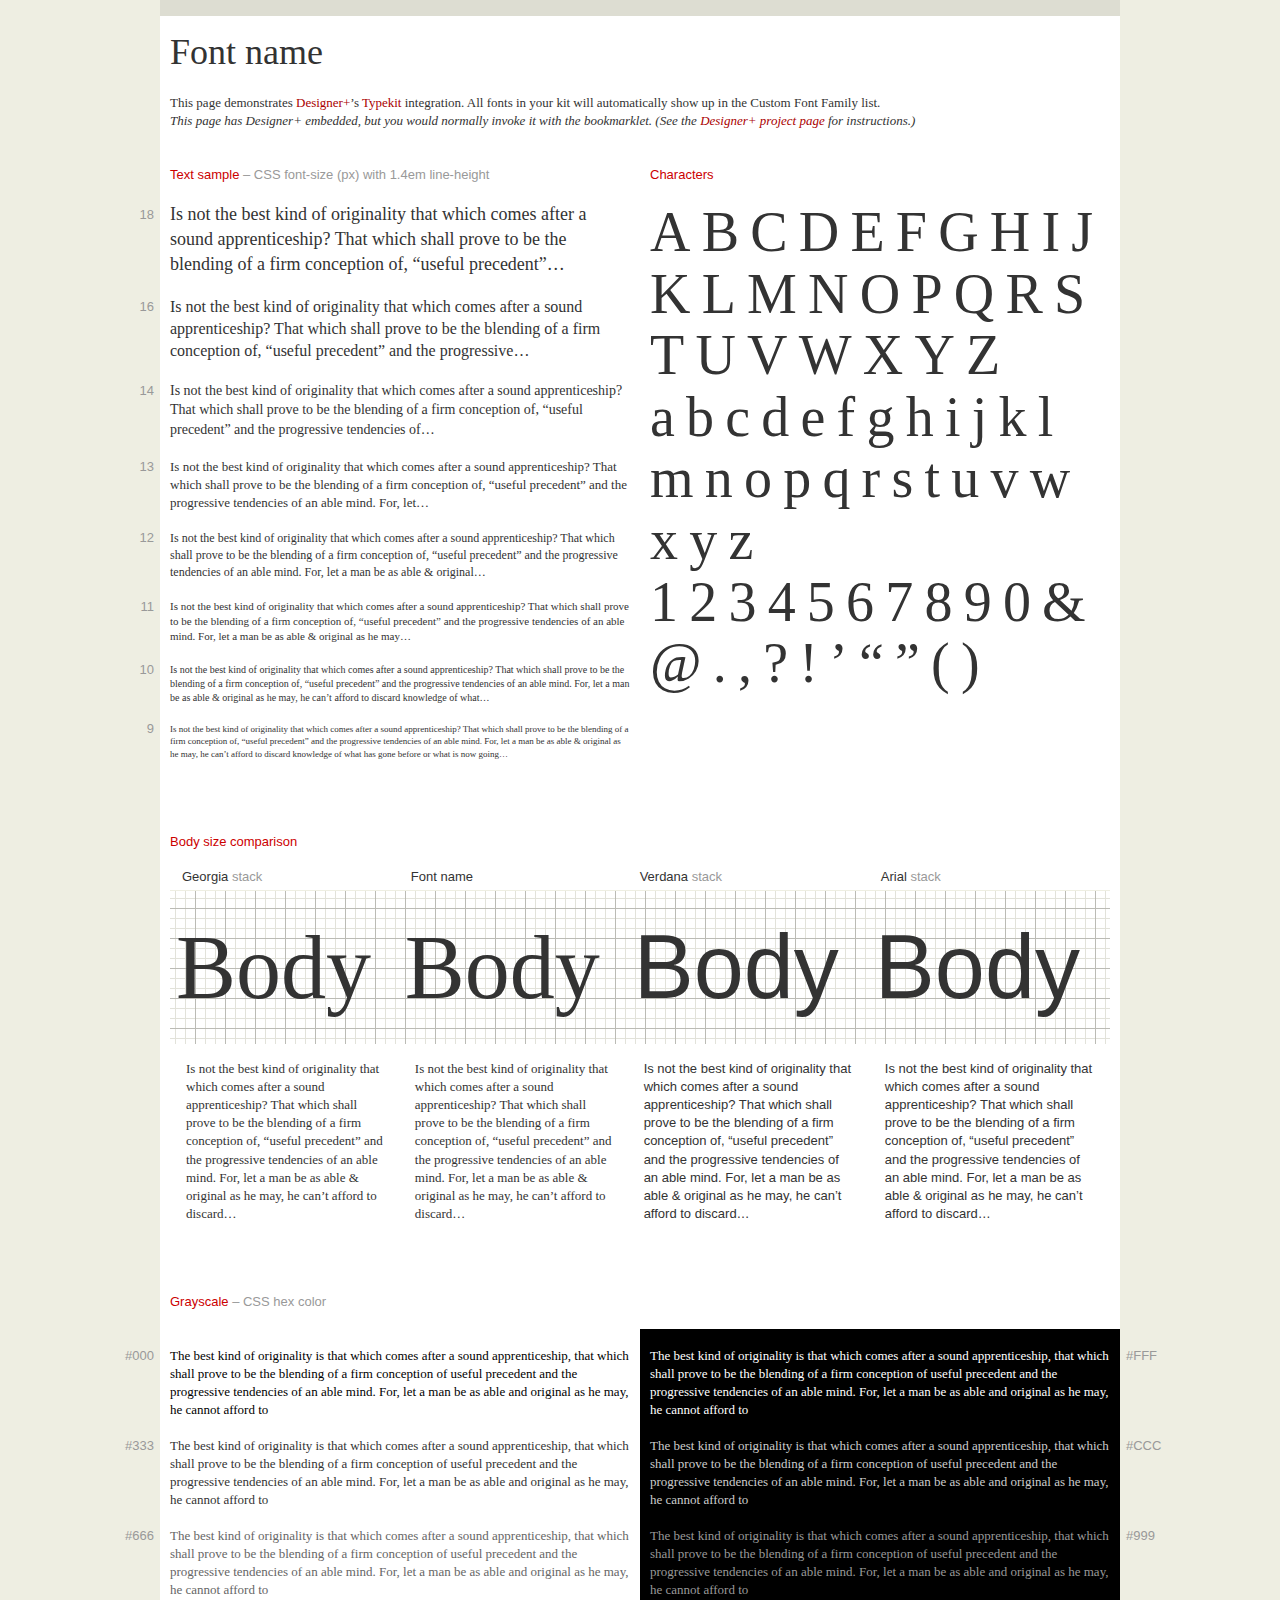
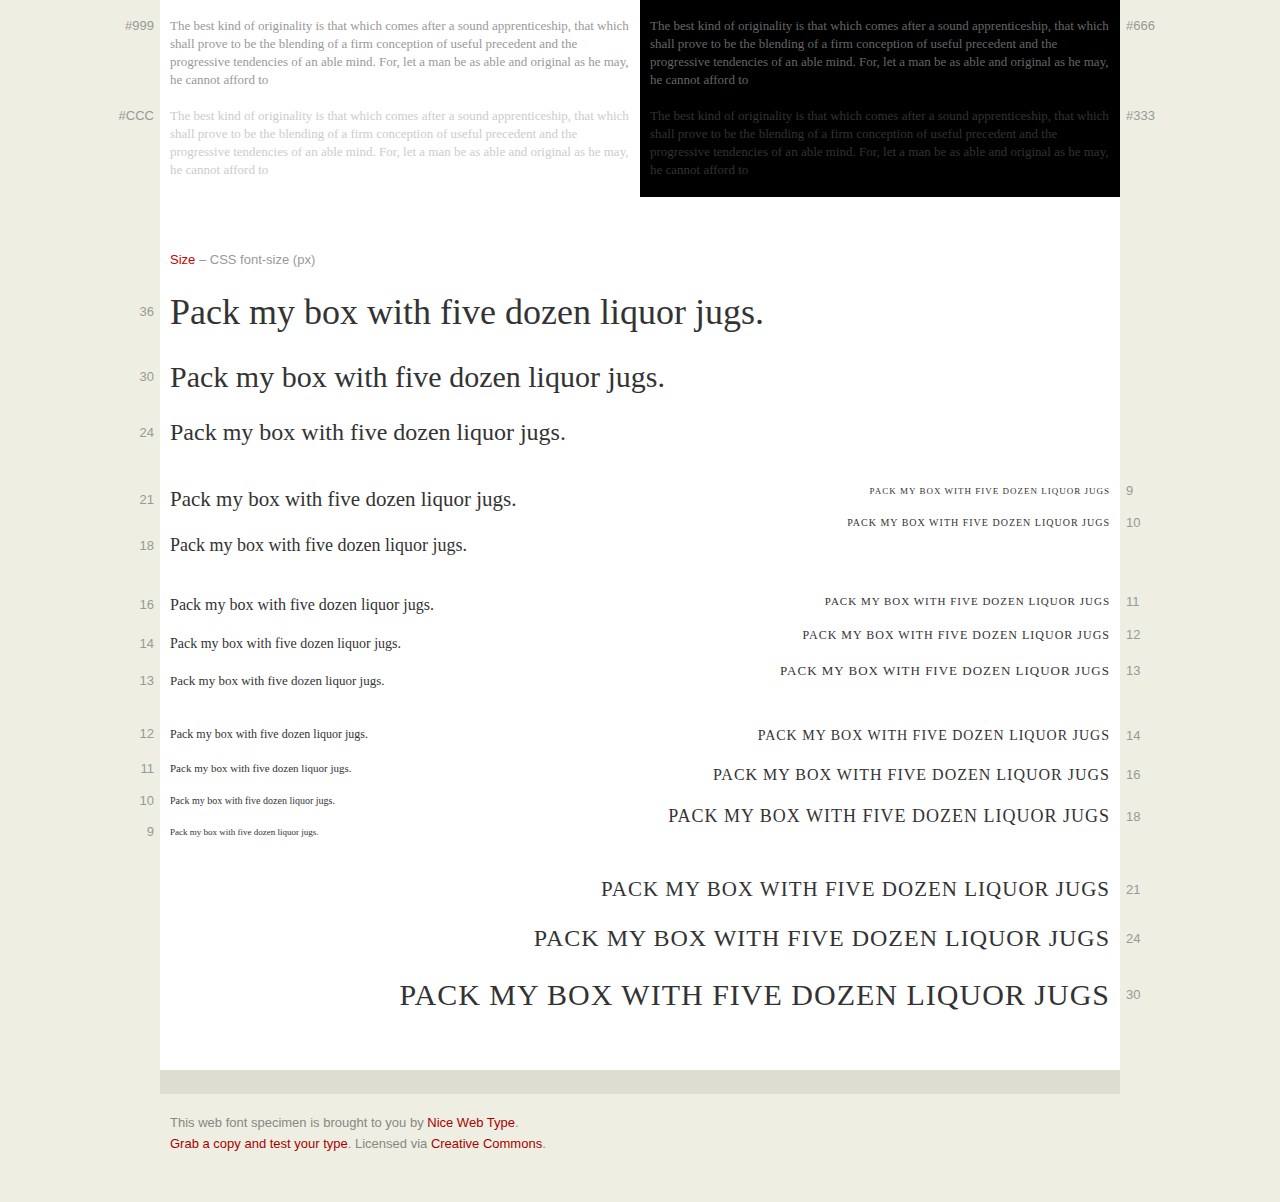
<file: index.html>
<!DOCTYPE html>
<html lang="en" xml:lang="en" xmlns="http://www.w3.org/1999/xhtml">
<head>
<meta content="text/html; charset=utf-8" http-equiv="content-type"/>
<meta content="en-us" http-equiv="Content-Language"/>
<title>Font name - Designer+ Typekit Demo (Web Font Specimen)</title>
<link rel="stylesheet" type="text/css" media="screen" href="css/reset.css" />
<link rel="stylesheet" type="text/css" media="screen" href="css/960.css" />
<link rel="stylesheet" type="text/css" media="screen" href="css/wfs.css" />

<script src="http://use.typekit.com/vsg7cjt.js"></script>
<script>try{Typekit.load();}catch(e){}</script>

<!-- including jquery makes color picker not work -->
<!-- if google CDN fails, use local copy -->

</head>

<body id="waves-web-font-specimen">
		
<div id="header" class="container_16 clearfix">

<!-- NAME OF TYPEFACE -->
<div class="grid_16">
	<h1>Font name</h1>
</div>

<p class="grid_16" id="waves-intro">This page demonstrates <a href="http://somadesign.ca/projects/fontfriend/">Designer+</a>’s <a href="http://typekit.com/">Typekit</a> integration. All fonts in your kit will automatically show up in the Custom Font Family list.<br /><em>This page has Designer+ embedded, but you would normally invoke it with the bookmarklet. (See the <a href="http://somadesign.ca/projects/fontfriend/">Designer+ project page</a> for instructions.)</em></p>

<!-- TEXT SAMPLE -->
<div class="grid_8">
	<h2>Text sample <span>&#8211; CSS font-size (px) with 1.4em line-height</span></h2>
	<p class="s s18"><span>18</span> Is not the best kind of originality that which comes after a sound apprenticeship? That which shall prove to be the blending of a firm conception of, &#8220;useful precedent&#8221;&hellip;</p>
	<p class="s s16"><span>16</span> Is not the best kind of originality that which comes after a sound apprenticeship? That which shall prove to be the blending of a firm conception of, &#8220;useful precedent&#8221; and the progressive&hellip;</p>
	<p class="s s14"><span>14</span> Is not the best kind of originality that which comes after a sound apprenticeship? That which shall prove to be the blending of a firm conception of, &#8220;useful precedent&#8221; and the progressive tendencies of&hellip;</p>
	<p class="s s13"><span>13</span> Is not the best kind of originality that which comes after a sound apprenticeship? That which shall prove to be the blending of a firm conception of, &#8220;useful precedent&#8221; and the progressive tendencies of an able mind. For, let&hellip;</p>
	<p class="s s12"><span>12</span> Is not the best kind of originality that which comes after a sound apprenticeship? That which shall prove to be the blending of a firm conception of, &#8220;useful precedent&#8221; and the progressive tendencies of an able mind. For, let a man be as able &amp; original&hellip;</p>
	<p class="s s11"><span>11</span> Is not the best kind of originality that which comes after a sound apprenticeship? That which shall prove to be the blending of a firm conception of, &#8220;useful precedent&#8221; and the progressive tendencies of an able mind. For, let a man be as able &amp; original as he may&hellip;</p>
	<p class="s s10"><span>10</span> Is not the best kind of originality that which comes after a sound apprenticeship? That which shall prove to be the blending of a firm conception of, &#8220;useful precedent&#8221; and the progressive tendencies of an able mind. For, let a man be as able &amp; original as he may, he can&#8217;t afford to discard knowledge of what&hellip;</p>
	<p class="s s9"><span>9</span> Is not the best kind of originality that which comes after a sound apprenticeship? That which shall prove to be the blending of a firm conception of, &#8220;useful precedent&#8221; and the progressive tendencies of an able mind. For, let a man be as able &amp; original as he may, he can&#8217;t afford to discard knowledge of what has gone before or what is now going&hellip;</p>
</div>


<!-- CHARACTER SET -->
<div class="grid_8 charset">
	<h2>Characters</h2>
	<p class="s s56">A&#8201;B&#8201;C&#8201;D&#8201;E&#8201;F&#8201;G&#8201;H&#8201;I&#8201;J&#8201;K&#8201;L&#8201;M&#8201;N&#8201;O&#8201;P&#8201;Q&#8201;R&#8201;S&#8201;T&#8201;U&#8201;V&#8201;W&#8201;X&#8201;Y&#8201;Z<br />
	a&#8201;b&#8201;c&#8201;d&#8201;e&#8201;f&#8201;g&#8201;h&#8201;i&#8201;j&#8201;k&#8201;l&#8201;m&#8201;n&#8201;o&#8201;p&#8201;q&#8201;r&#8201;s&#8201;t&#8201;u&#8201;v&#8201;w&#8201;x&#8201;y&#8201;z<br />
	1&#8201;2&#8201;3&#8201;4&#8201;5&#8201;6&#8201;7&#8201;8&#8201;9&#8201;0&#8201;&amp;&#8201;@&#8201;.&#8201;,&#8201;?&#8201;!&#8201;&#8217;&#8201;&#8220;&#8201;&#8221;&#8201;(&#8201;)</p>
</div>
</div><!-- end .container_16 -->


<!-- BODY SIZE COMPARISON -->
<div class="container_16 clearfix">
<div class="grid_16">
	<h2>Body size comparison</h2>

	<div class="bodysize">
		<table>
		<tr>
			<th>Georgia <a href="http://www.codestyle.org/servlets/FontStack?stack=Georgia,New+Century+Schoolbook,Nimbus+Roman+No9+L&generic=serif">stack</a></th>
			<th class="base">Font name</th>
			<th>Verdana <a href="http://www.codestyle.org/servlets/FontStack?stack=Verdana&generic=sans-serif">stack</a></th>
			<th>Arial <a href="http://www.codestyle.org/servlets/FontStack?stack=Arial,Helvetica&generic=sans-serif">stack</a></th>
		</tr>
		<tr>
			<td class="tf typeface2"><span>Body</span></td>
			<td><span>Body</span></td>
			<td class="tf typeface3"><span>Body</span></td>
			<td class="tf typeface4"><span>Body</span></td>
			
		</tr>
		<tr class="paras">
			<td class="typeface2">Is not the best kind of originality that which comes after a sound apprenticeship? That which shall prove to be the blending of a firm conception of, “useful precedent” and the progressive tendencies of an able mind. For, let a man be as able &amp; original as he may, he can’t afford to discard…</td>
			<td>Is not the best kind of originality that which comes after a sound apprenticeship? That which shall prove to be the blending of a firm conception of, “useful precedent” and the progressive tendencies of an able mind. For, let a man be as able &amp; original as he may, he can’t afford to discard…</td>
			<td class="typeface3">Is not the best kind of originality that which comes after a sound apprenticeship? That which shall prove to be the blending of a firm conception of, “useful precedent” and the progressive tendencies of an able mind. For, let a man be as able &amp; original as he may, he can’t afford to discard…</td>
			<td class="typeface4">Is not the best kind of originality that which comes after a sound apprenticeship? That which shall prove to be the blending of a firm conception of, “useful precedent” and the progressive tendencies of an able mind. For, let a man be as able &amp; original as he may, he can’t afford to discard…</td>
		</tr>
		</table>	
	</div><!-- end .bodysize -->

</div>
</div><!-- end .container-16 -->


<!-- GRAYSCALE -->

<div class="container_16 clearfix">
<div class="grid_16 clearfix">
	<h2>Grayscale <span>&#8211; CSS hex color</span></h2>
</div>

<div class="grayscale clearfix">
<div class="grid_8 white">
	<p class="c000"><span>#000</span>The best kind of originality is that which comes after a sound apprenticeship, that which shall prove to be the blending of a firm conception of useful precedent and the progressive tendencies of an able mind. For, let a man be as able and original as he may, he cannot afford to</p>
	<p class="c333"><span>#333</span>The best kind of originality is that which comes after a sound apprenticeship, that which shall prove to be the blending of a firm conception of useful precedent and the progressive tendencies of an able mind. For, let a man be as able and original as he may, he cannot afford to</p>
	<p class="c666"><span>#666</span>The best kind of originality is that which comes after a sound apprenticeship, that which shall prove to be the blending of a firm conception of useful precedent and the progressive tendencies of an able mind. For, let a man be as able and original as he may, he cannot afford to</p>
	<p class="c999"><span>#999</span>The best kind of originality is that which comes after a sound apprenticeship, that which shall prove to be the blending of a firm conception of useful precedent and the progressive tendencies of an able mind. For, let a man be as able and original as he may, he cannot afford to</p>
	<p class="cCCC"><span>#CCC</span>The best kind of originality is that which comes after a sound apprenticeship, that which shall prove to be the blending of a firm conception of useful precedent and the progressive tendencies of an able mind. For, let a man be as able and original as he may, he cannot afford to</p>
</div>

<div class="grid_8 black">
	<p class="cFFF"><span>#FFF</span>The best kind of originality is that which comes after a sound apprenticeship, that which shall prove to be the blending of a firm conception of useful precedent and the progressive tendencies of an able mind. For, let a man be as able and original as he may, he cannot afford to</p>
	<p class="cCCC"><span>#CCC</span>The best kind of originality is that which comes after a sound apprenticeship, that which shall prove to be the blending of a firm conception of useful precedent and the progressive tendencies of an able mind. For, let a man be as able and original as he may, he cannot afford to</p>
	<p class="c999"><span>#999</span>The best kind of originality is that which comes after a sound apprenticeship, that which shall prove to be the blending of a firm conception of useful precedent and the progressive tendencies of an able mind. For, let a man be as able and original as he may, he cannot afford to</p>
	<p class="c666"><span>#666</span>The best kind of originality is that which comes after a sound apprenticeship, that which shall prove to be the blending of a firm conception of useful precedent and the progressive tendencies of an able mind. For, let a man be as able and original as he may, he cannot afford to</p>
	<p class="c333"><span>#333</span>The best kind of originality is that which comes after a sound apprenticeship, that which shall prove to be the blending of a firm conception of useful precedent and the progressive tendencies of an able mind. For, let a man be as able and original as he may, he cannot afford to</p>
</div>
</div><!-- end .grayscale -->
</div><!-- end .container-16 -->

<!-- SIZE U&LC -->
<div class="container_16 ulc clearfix">
<div class="grid_16">
	<h2>Size <span>&#8211; CSS font-size (px)</span></h2>
	<p class="s s36"><span>36</span> <span class="text">Pack my box with five dozen liquor jugs.</span></p>
	<p class="s s30"><span>30</span> <span class="text">Pack my box with five dozen liquor jugs.</span></p>
	<p class="s s24"><span>24</span> <span class="text">Pack my box with five dozen liquor jugs.</span></p>
</div><div class="clearfix"></div>
<div class="grid_10">
	<p class="s s21"><span>21</span> <span class="text">Pack my box with five dozen liquor jugs.</span></p>
	<p class="s s18"><span>18</span> <span class="text">Pack my box with five dozen liquor jugs.</span></p>
</div>
<div class="grid_6 upp">
	<p class="s s9"><span>9</span> <span class="text">Pack my box with five dozen liquor jugs</span></p>
	<p class="s s10"><span>10</span> <span class="text">Pack my box with five dozen liquor jugs</span></p>
</div><div class="clearfix"></div>
<div class="grid_8">
	<p class="s s16"><span>16</span> <span class="text">Pack my box with five dozen liquor jugs.</span></p>
	<p class="s s14"><span>14</span> <span class="text">Pack my box with five dozen liquor jugs.</span></p>
	<p class="s s13"><span>13</span> <span class="text">Pack my box with five dozen liquor jugs.</span></p>
</div>
<div class="grid_8 upp">
	<p class="s s11"><span>11</span> <span class="text">Pack my box with five dozen liquor jugs</span></p>
	<p class="s s12"><span>12</span> <span class="text">Pack my box with five dozen liquor jugs</span></p>
	<p class="s s13"><span>13</span> <span class="text">Pack my box with five dozen liquor jugs</span></p>
</div><div class="clearfix"></div>
<div class="grid_6">
	<p class="s s12"><span>12</span> <span class="text">Pack my box with five dozen liquor jugs.</span></p>
	<p class="s s11"><span>11</span> <span class="text">Pack my box with five dozen liquor jugs.</span></p>
	<p class="s s10"><span>10</span> <span class="text">Pack my box with five dozen liquor jugs.</span></p>
	<p class="s s9"><span>9</span> <span class="text">Pack my box with five dozen liquor jugs.</span></p>
</div>
<div class="grid_10 upp">
	<p class="s s14"><span>14</span> <span class="text">Pack my box with five dozen liquor jugs</span></p>
	<p class="s s16"><span>16</span> <span class="text">Pack my box with five dozen liquor jugs</span></p>
	<p class="s s18"><span>18</span> <span class="text">Pack my box with five dozen liquor jugs</span></p>
</div><div class="clearfix"></div>
<div class="grid_16 upp">
	<p class="s s21"><span>21</span> <span class="text">Pack my box with five dozen liquor jugs</span></p>
	<p class="s s24"><span>24</span> <span class="text">Pack my box with five dozen liquor jugs</span></p>
	<p class="s s30"><span>30</span> <span class="text">Pack my box with five dozen liquor jugs</span></p>
</div>
</div><!-- end .container_16 -->


<!-- ABOUT -->
<div id="footer" class="container_12">
<div class="grid_6 suffix_6">
	<p>This web font specimen is brought to you by <a href="http://nicewebtype.com/">Nice Web Type</a>.<br />
	<a href="http://webfontspecimen.com/">Grab a copy and test your type</a>. Licensed via <a rel="license" href="http://creativecommons.org/licenses/by/3.0/us/">Creative Commons</a>.</p>
</div>
</div><!-- end #footer -->

</body>
</html>
</file>
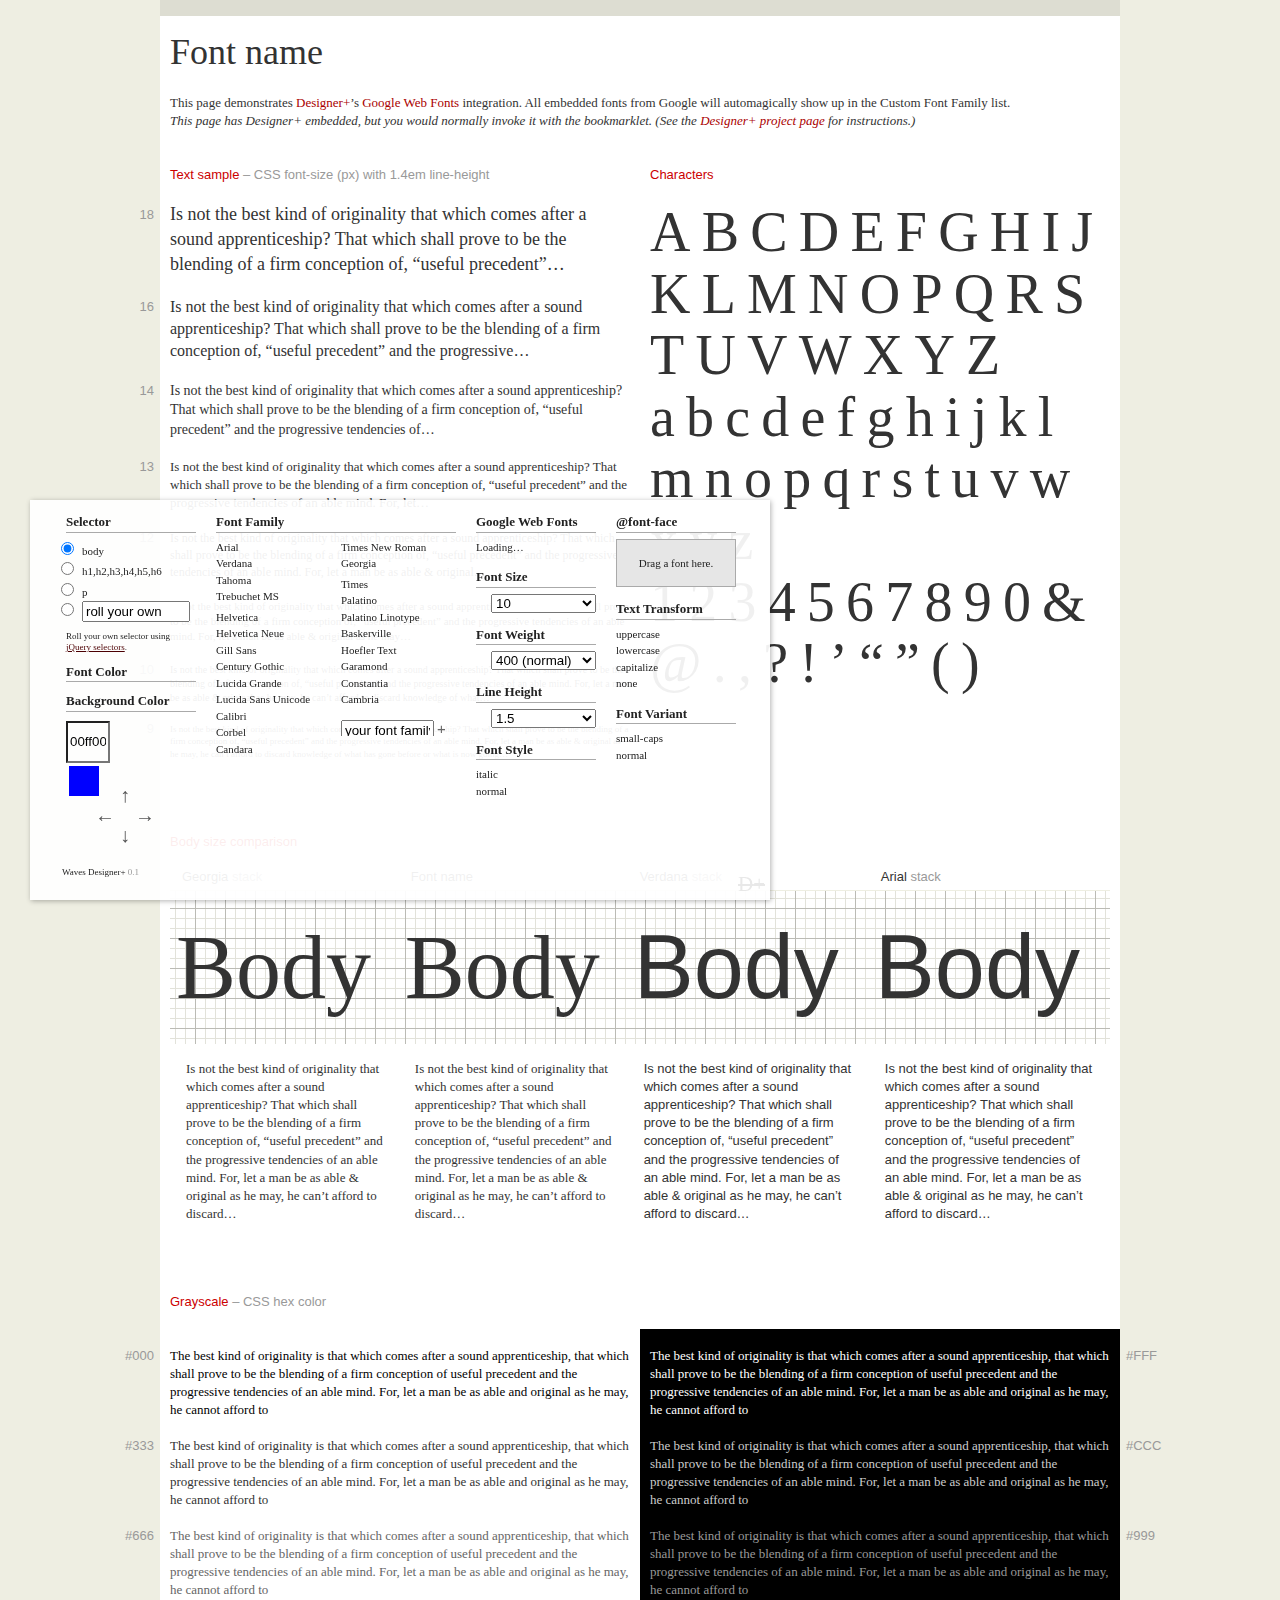
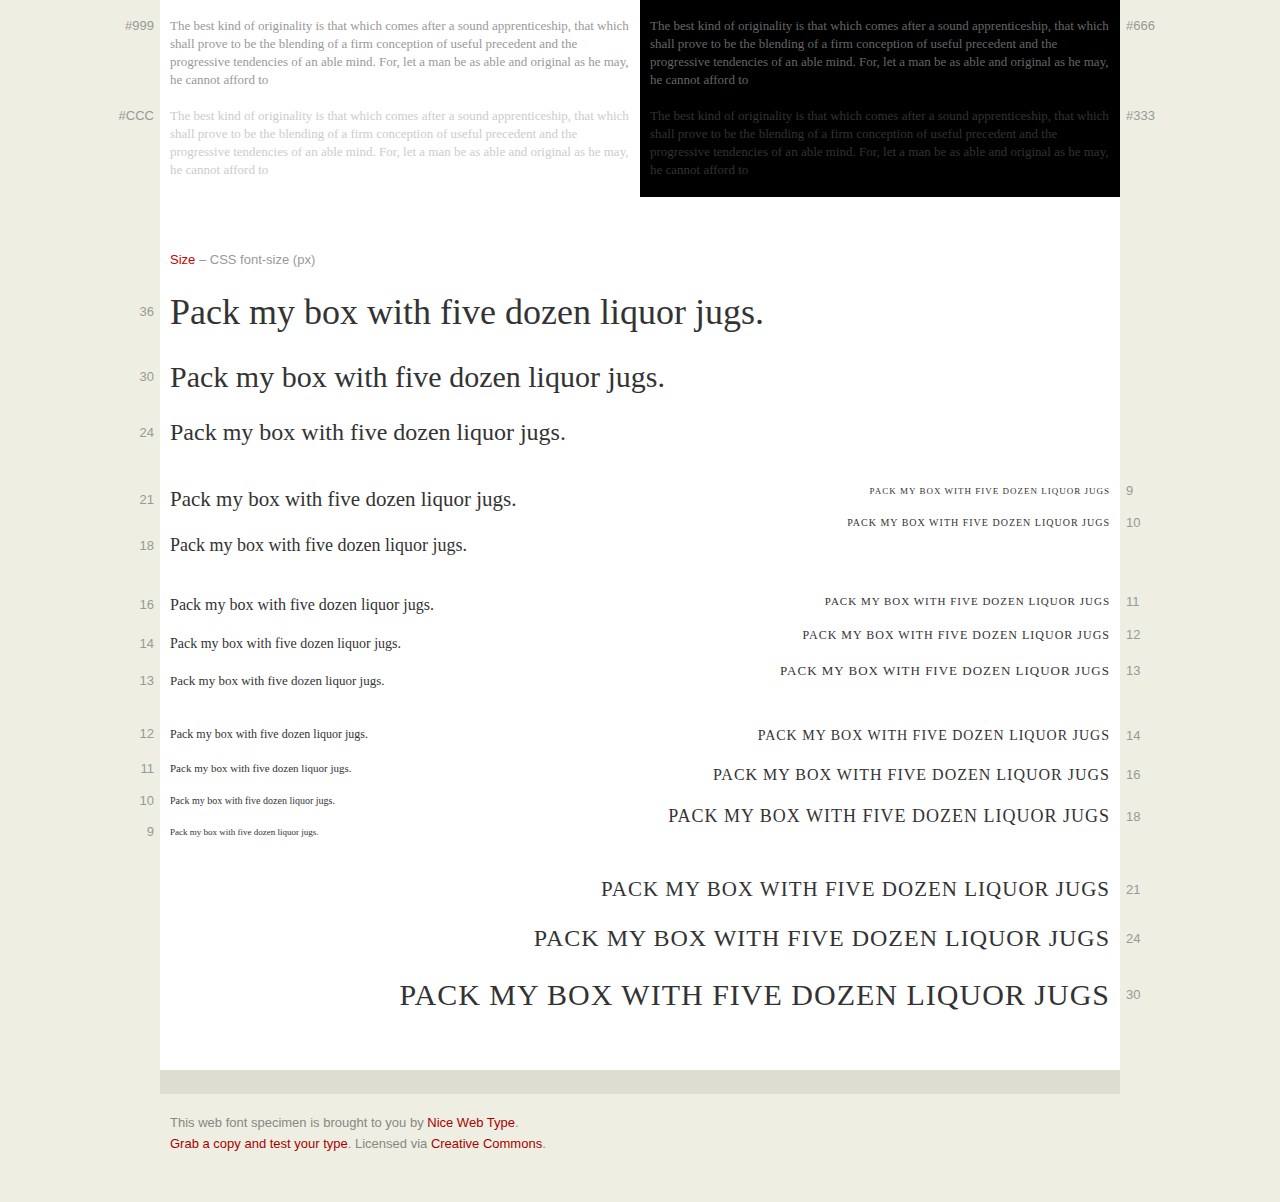
<file: google.html>
<!DOCTYPE html>
<html lang="en" xml:lang="en" xmlns="http://www.w3.org/1999/xhtml">
<head>
<meta content="text/html; charset=utf-8" http-equiv="content-type"/>
<meta content="en-us" http-equiv="Content-Language"/>
<title>Font name - Designer+ Typekit Demo (Web Font Specimen)</title>
<link rel="stylesheet" type="text/css" media="screen" href="css/reset.css" />
<link rel="stylesheet" type="text/css" media="screen" href="css/960.css" />
<link rel="stylesheet" type="text/css" media="screen" href="css/wfs.css" />
<link href='http://fonts.googleapis.com/css?family=Merriweather|Cabin:regular,italic|Kreon:light,regular|Josefin+Sans:regular,bold|Lato:100,100italic,light,lightitalic,regular,regularitalic,bold,bolditalic,900,900italic' rel='stylesheet' type='text/css' />

</head>


<body id="waves-web-font-specimen">
<div id="header" class="container_16 clearfix">


<!-- NAME OF TYPEFACE -->
<div class="grid_16">
	<h1>Font name</h1>
</div>

<p class="grid_16" id="waves-intro">This page demonstrates <a href="http://somadesign.ca/projects/fontfriend/">Designer+</a>’s <a href="http://www.google.com/webfonts">Google Web Fonts</a> integration. All embedded fonts from Google will automagically show up in the Custom Font Family list.<br /><em>This page has Designer+ embedded, but you would normally invoke it with the bookmarklet. (See the <a href="http://somadesign.ca/projects/fontfriend/">Designer+ project page</a> for instructions.)</em></p>

<!-- TEXT SAMPLE -->
<div class="grid_8">
	<h2>Text sample <span>&#8211; CSS font-size (px) with 1.4em line-height</span></h2>
	<p class="s s18"><span>18</span> Is not the best kind of originality that which comes after a sound apprenticeship? That which shall prove to be the blending of a firm conception of, &#8220;useful precedent&#8221;&hellip;</p>
	<p class="s s16"><span>16</span> Is not the best kind of originality that which comes after a sound apprenticeship? That which shall prove to be the blending of a firm conception of, &#8220;useful precedent&#8221; and the progressive&hellip;</p>
	<p class="s s14"><span>14</span> Is not the best kind of originality that which comes after a sound apprenticeship? That which shall prove to be the blending of a firm conception of, &#8220;useful precedent&#8221; and the progressive tendencies of&hellip;</p>
	<p class="s s13"><span>13</span> Is not the best kind of originality that which comes after a sound apprenticeship? That which shall prove to be the blending of a firm conception of, &#8220;useful precedent&#8221; and the progressive tendencies of an able mind. For, let&hellip;</p>
	<p class="s s12"><span>12</span> Is not the best kind of originality that which comes after a sound apprenticeship? That which shall prove to be the blending of a firm conception of, &#8220;useful precedent&#8221; and the progressive tendencies of an able mind. For, let a man be as able &amp; original&hellip;</p>
	<p class="s s11"><span>11</span> Is not the best kind of originality that which comes after a sound apprenticeship? That which shall prove to be the blending of a firm conception of, &#8220;useful precedent&#8221; and the progressive tendencies of an able mind. For, let a man be as able &amp; original as he may&hellip;</p>
	<p class="s s10"><span>10</span> Is not the best kind of originality that which comes after a sound apprenticeship? That which shall prove to be the blending of a firm conception of, &#8220;useful precedent&#8221; and the progressive tendencies of an able mind. For, let a man be as able &amp; original as he may, he can&#8217;t afford to discard knowledge of what&hellip;</p>
	<p class="s s9"><span>9</span> Is not the best kind of originality that which comes after a sound apprenticeship? That which shall prove to be the blending of a firm conception of, &#8220;useful precedent&#8221; and the progressive tendencies of an able mind. For, let a man be as able &amp; original as he may, he can&#8217;t afford to discard knowledge of what has gone before or what is now going&hellip;</p>
</div>


<!-- CHARACTER SET -->
<div class="grid_8 charset">
	<h2>Characters</h2>
	<p class="s s56">A&#8201;B&#8201;C&#8201;D&#8201;E&#8201;F&#8201;G&#8201;H&#8201;I&#8201;J&#8201;K&#8201;L&#8201;M&#8201;N&#8201;O&#8201;P&#8201;Q&#8201;R&#8201;S&#8201;T&#8201;U&#8201;V&#8201;W&#8201;X&#8201;Y&#8201;Z<br />
	a&#8201;b&#8201;c&#8201;d&#8201;e&#8201;f&#8201;g&#8201;h&#8201;i&#8201;j&#8201;k&#8201;l&#8201;m&#8201;n&#8201;o&#8201;p&#8201;q&#8201;r&#8201;s&#8201;t&#8201;u&#8201;v&#8201;w&#8201;x&#8201;y&#8201;z<br />
	1&#8201;2&#8201;3&#8201;4&#8201;5&#8201;6&#8201;7&#8201;8&#8201;9&#8201;0&#8201;&amp;&#8201;@&#8201;.&#8201;,&#8201;?&#8201;!&#8201;&#8217;&#8201;&#8220;&#8201;&#8221;&#8201;(&#8201;)</p>
</div>
</div><!-- end .container_16 -->


<!-- BODY SIZE COMPARISON -->
<div class="container_16 clearfix">
<div class="grid_16">
	<h2>Body size comparison</h2>

	<div class="bodysize">
		<table>
		<tr>
			<th>Georgia <a href="http://www.codestyle.org/servlets/FontStack?stack=Georgia,New+Century+Schoolbook,Nimbus+Roman+No9+L&generic=serif">stack</a></th>
			<th class="base">Font name</th>
			<th>Verdana <a href="http://www.codestyle.org/servlets/FontStack?stack=Verdana&generic=sans-serif">stack</a></th>
			<th>Arial <a href="http://www.codestyle.org/servlets/FontStack?stack=Arial,Helvetica&generic=sans-serif">stack</a></th>
		</tr>
		<tr>
			<td class="tf typeface2"><span>Body</span></td>
			<td><span>Body</span></td>
			<td class="tf typeface3"><span>Body</span></td>
			<td class="tf typeface4"><span>Body</span></td>
			
		</tr>
		<tr class="paras">
			<td class="typeface2">Is not the best kind of originality that which comes after a sound apprenticeship? That which shall prove to be the blending of a firm conception of, “useful precedent” and the progressive tendencies of an able mind. For, let a man be as able &amp; original as he may, he can’t afford to discard…</td>
			<td>Is not the best kind of originality that which comes after a sound apprenticeship? That which shall prove to be the blending of a firm conception of, “useful precedent” and the progressive tendencies of an able mind. For, let a man be as able &amp; original as he may, he can’t afford to discard…</td>
			<td class="typeface3">Is not the best kind of originality that which comes after a sound apprenticeship? That which shall prove to be the blending of a firm conception of, “useful precedent” and the progressive tendencies of an able mind. For, let a man be as able &amp; original as he may, he can’t afford to discard…</td>
			<td class="typeface4">Is not the best kind of originality that which comes after a sound apprenticeship? That which shall prove to be the blending of a firm conception of, “useful precedent” and the progressive tendencies of an able mind. For, let a man be as able &amp; original as he may, he can’t afford to discard…</td>
		</tr>
		</table>	
	</div><!-- end .bodysize -->

</div>
</div><!-- end .container-16 -->


<!-- GRAYSCALE -->

<div class="container_16 clearfix">
<div class="grid_16 clearfix">
	<h2>Grayscale <span>&#8211; CSS hex color</span></h2>
</div>

<div class="grayscale clearfix">
<div class="grid_8 white">
	<p class="c000"><span>#000</span>The best kind of originality is that which comes after a sound apprenticeship, that which shall prove to be the blending of a firm conception of useful precedent and the progressive tendencies of an able mind. For, let a man be as able and original as he may, he cannot afford to</p>
	<p class="c333"><span>#333</span>The best kind of originality is that which comes after a sound apprenticeship, that which shall prove to be the blending of a firm conception of useful precedent and the progressive tendencies of an able mind. For, let a man be as able and original as he may, he cannot afford to</p>
	<p class="c666"><span>#666</span>The best kind of originality is that which comes after a sound apprenticeship, that which shall prove to be the blending of a firm conception of useful precedent and the progressive tendencies of an able mind. For, let a man be as able and original as he may, he cannot afford to</p>
	<p class="c999"><span>#999</span>The best kind of originality is that which comes after a sound apprenticeship, that which shall prove to be the blending of a firm conception of useful precedent and the progressive tendencies of an able mind. For, let a man be as able and original as he may, he cannot afford to</p>
	<p class="cCCC"><span>#CCC</span>The best kind of originality is that which comes after a sound apprenticeship, that which shall prove to be the blending of a firm conception of useful precedent and the progressive tendencies of an able mind. For, let a man be as able and original as he may, he cannot afford to</p>
</div>

<div class="grid_8 black">
	<p class="cFFF"><span>#FFF</span>The best kind of originality is that which comes after a sound apprenticeship, that which shall prove to be the blending of a firm conception of useful precedent and the progressive tendencies of an able mind. For, let a man be as able and original as he may, he cannot afford to</p>
	<p class="cCCC"><span>#CCC</span>The best kind of originality is that which comes after a sound apprenticeship, that which shall prove to be the blending of a firm conception of useful precedent and the progressive tendencies of an able mind. For, let a man be as able and original as he may, he cannot afford to</p>
	<p class="c999"><span>#999</span>The best kind of originality is that which comes after a sound apprenticeship, that which shall prove to be the blending of a firm conception of useful precedent and the progressive tendencies of an able mind. For, let a man be as able and original as he may, he cannot afford to</p>
	<p class="c666"><span>#666</span>The best kind of originality is that which comes after a sound apprenticeship, that which shall prove to be the blending of a firm conception of useful precedent and the progressive tendencies of an able mind. For, let a man be as able and original as he may, he cannot afford to</p>
	<p class="c333"><span>#333</span>The best kind of originality is that which comes after a sound apprenticeship, that which shall prove to be the blending of a firm conception of useful precedent and the progressive tendencies of an able mind. For, let a man be as able and original as he may, he cannot afford to</p>
</div>
</div><!-- end .grayscale -->
</div><!-- end .container-16 -->


<!-- SIZE U&LC -->
<div class="container_16 ulc clearfix">
<div class="grid_16">
	<h2>Size <span>&#8211; CSS font-size (px)</span></h2>
	<p class="s s36"><span>36</span> <span class="text">Pack my box with five dozen liquor jugs.</span></p>
	<p class="s s30"><span>30</span> <span class="text">Pack my box with five dozen liquor jugs.</span></p>
	<p class="s s24"><span>24</span> <span class="text">Pack my box with five dozen liquor jugs.</span></p>
</div><div class="clearfix"></div>
<div class="grid_10">
	<p class="s s21"><span>21</span> <span class="text">Pack my box with five dozen liquor jugs.</span></p>
	<p class="s s18"><span>18</span> <span class="text">Pack my box with five dozen liquor jugs.</span></p>
</div>
<div class="grid_6 upp">
	<p class="s s9"><span>9</span> <span class="text">Pack my box with five dozen liquor jugs</span></p>
	<p class="s s10"><span>10</span> <span class="text">Pack my box with five dozen liquor jugs</span></p>
</div><div class="clearfix"></div>
<div class="grid_8">
	<p class="s s16"><span>16</span> <span class="text">Pack my box with five dozen liquor jugs.</span></p>
	<p class="s s14"><span>14</span> <span class="text">Pack my box with five dozen liquor jugs.</span></p>
	<p class="s s13"><span>13</span> <span class="text">Pack my box with five dozen liquor jugs.</span></p>
</div>
<div class="grid_8 upp">
	<p class="s s11"><span>11</span> <span class="text">Pack my box with five dozen liquor jugs</span></p>
	<p class="s s12"><span>12</span> <span class="text">Pack my box with five dozen liquor jugs</span></p>
	<p class="s s13"><span>13</span> <span class="text">Pack my box with five dozen liquor jugs</span></p>
</div><div class="clearfix"></div>
<div class="grid_6">
	<p class="s s12"><span>12</span> <span class="text">Pack my box with five dozen liquor jugs.</span></p>
	<p class="s s11"><span>11</span> <span class="text">Pack my box with five dozen liquor jugs.</span></p>
	<p class="s s10"><span>10</span> <span class="text">Pack my box with five dozen liquor jugs.</span></p>
	<p class="s s9"><span>9</span> <span class="text">Pack my box with five dozen liquor jugs.</span></p>
</div>
<div class="grid_10 upp">
	<p class="s s14"><span>14</span> <span class="text">Pack my box with five dozen liquor jugs</span></p>
	<p class="s s16"><span>16</span> <span class="text">Pack my box with five dozen liquor jugs</span></p>
	<p class="s s18"><span>18</span> <span class="text">Pack my box with five dozen liquor jugs</span></p>
</div><div class="clearfix"></div>
<div class="grid_16 upp">
	<p class="s s21"><span>21</span> <span class="text">Pack my box with five dozen liquor jugs</span></p>
	<p class="s s24"><span>24</span> <span class="text">Pack my box with five dozen liquor jugs</span></p>
	<p class="s s30"><span>30</span> <span class="text">Pack my box with five dozen liquor jugs</span></p>
</div>
</div><!-- end .container_16 -->


<!-- ABOUT -->
<div id="footer" class="container_12">
<div class="grid_6 suffix_6">
	<p>This web font specimen is brought to you by <a href="http://nicewebtype.com/">Nice Web Type</a>.<br />
	<a href="http://webfontspecimen.com/">Grab a copy and test your type</a>. Licensed via <a rel="license" href="http://creativecommons.org/licenses/by/3.0/us/">Creative Commons</a>.</p>
</div>
</div><!-- end #footer -->

<script src="http://ajax.googleapis.com/ajax/libs/jquery/1.7.2/jquery.min.js"></script>
<!-- if google CDN fails, use local copy -->
<script>window.jQuery || document.write("<script src='js/jquery-1.7.2.min.js'>\x3C/script>")</script>
<script src="designer-plus.min.js"></script>
</body>
</html>
</file>
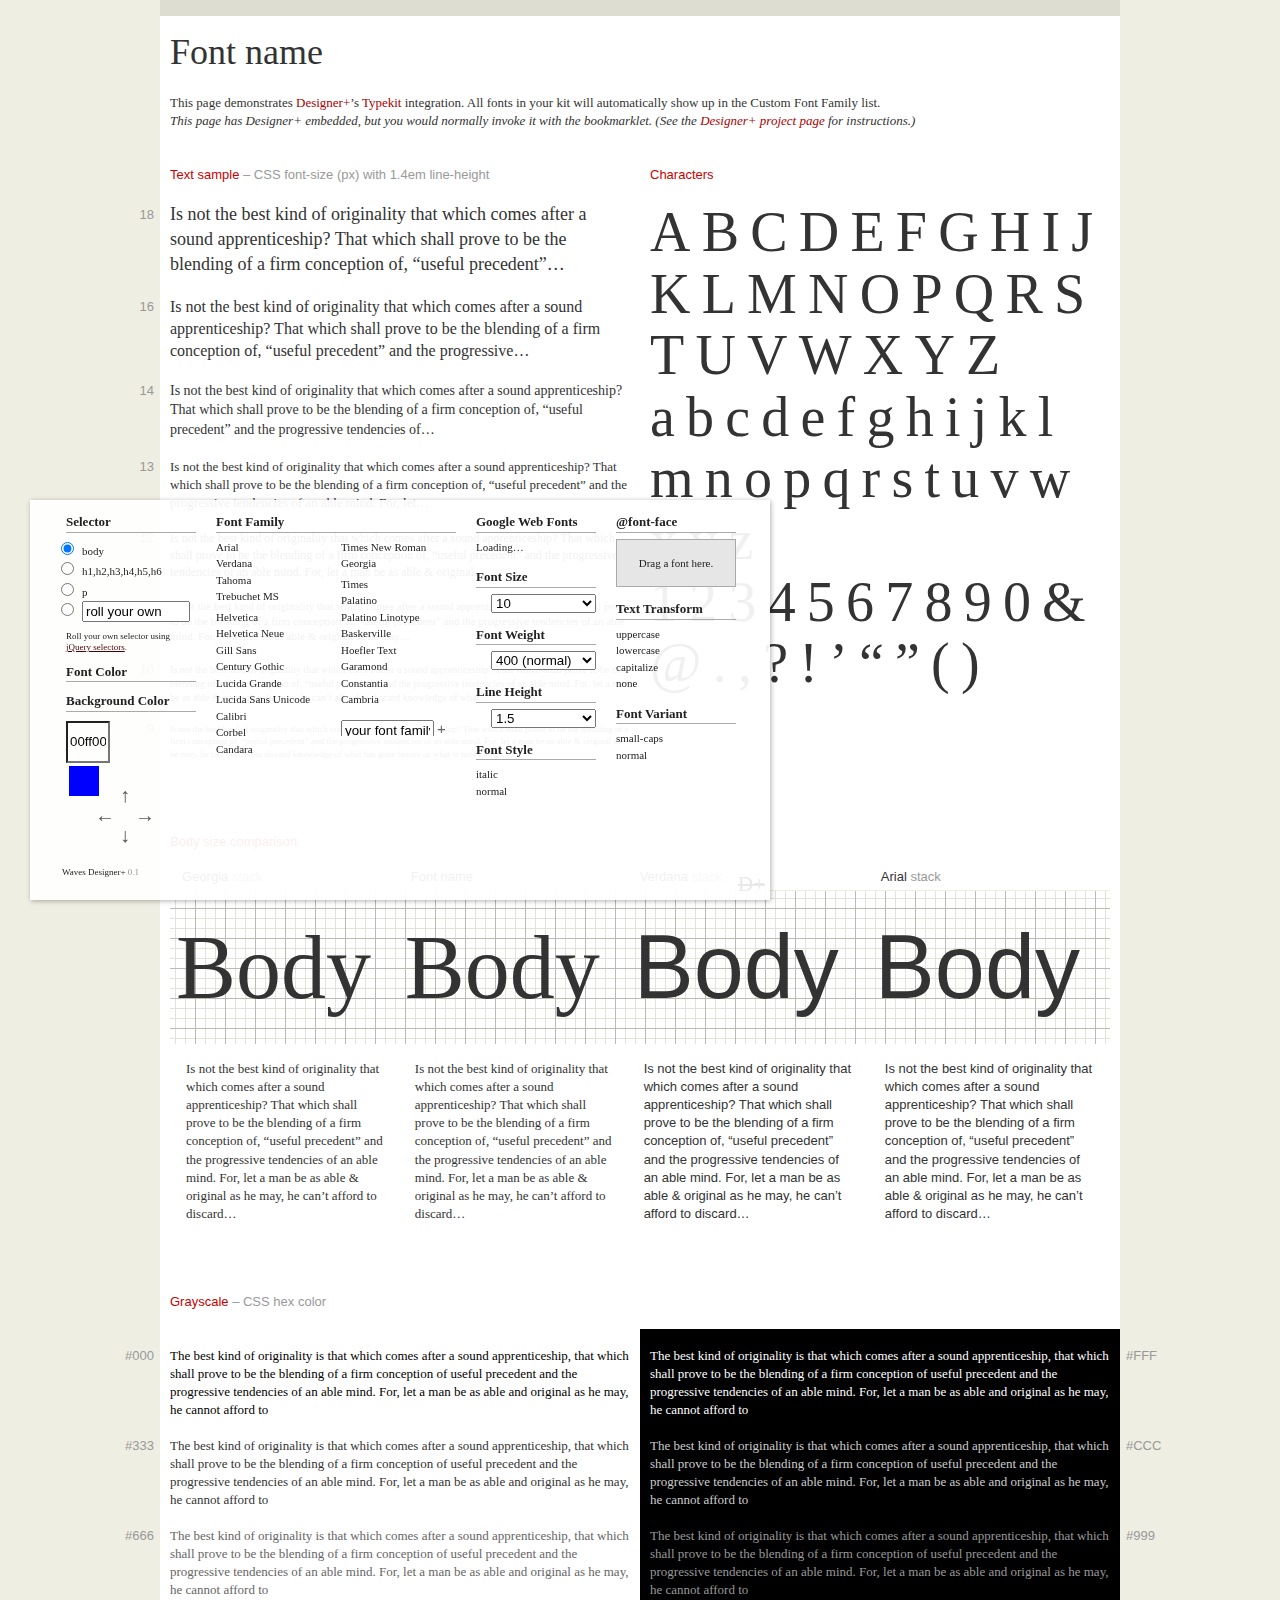
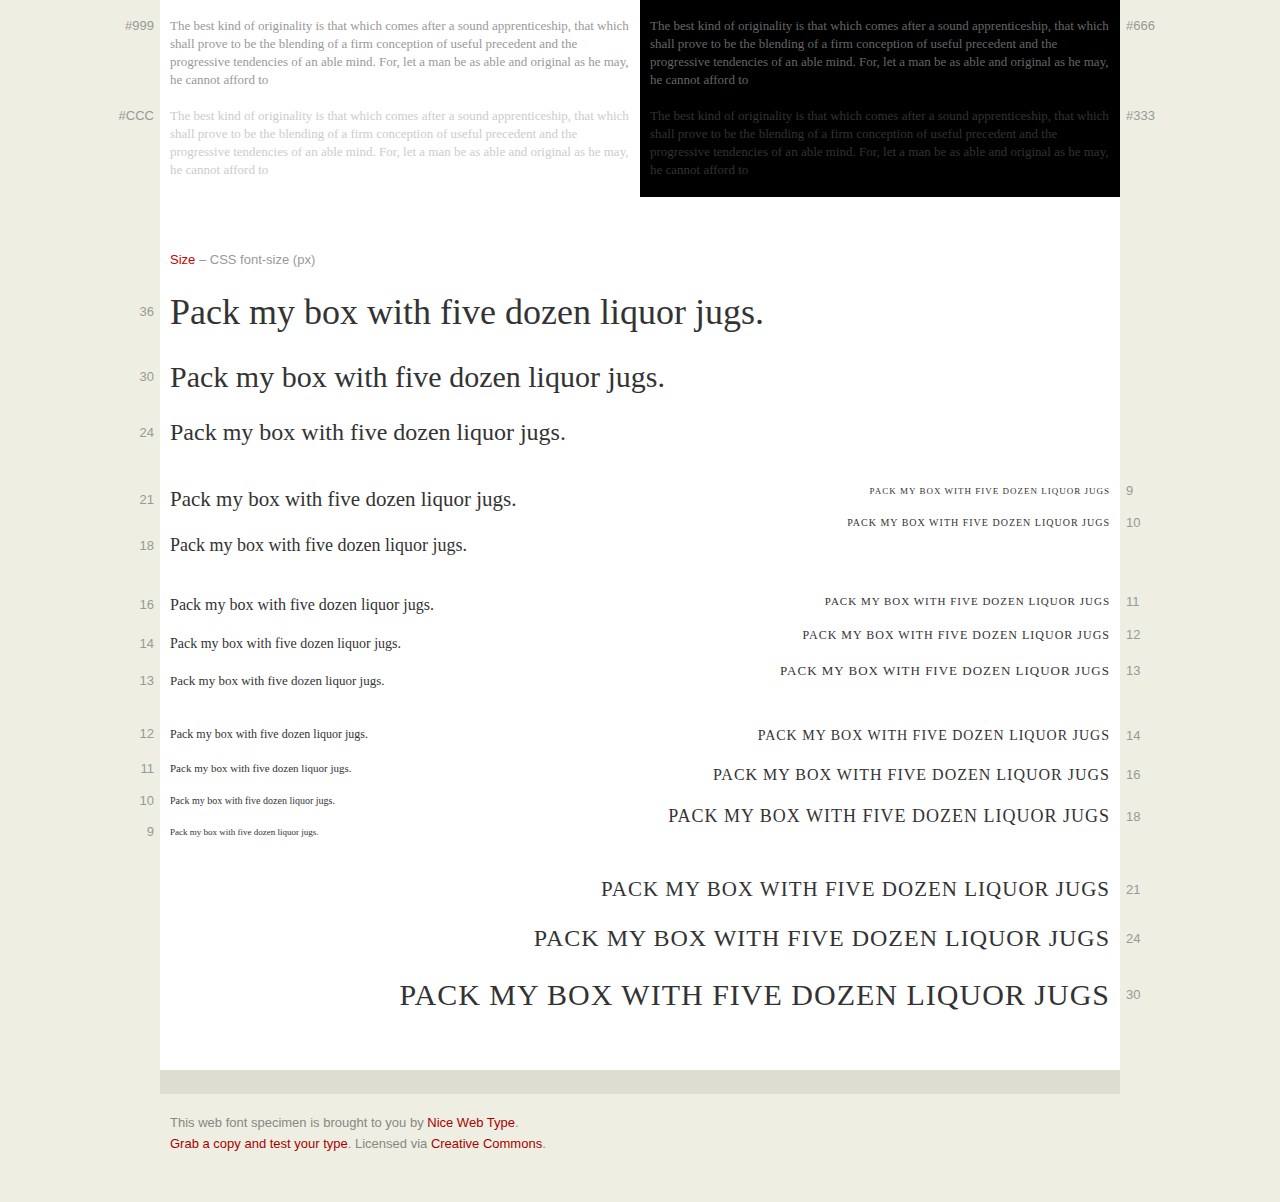
<file: local.html>
<!DOCTYPE html>
<html lang="en" xml:lang="en" xmlns="http://www.w3.org/1999/xhtml">
<head>
<meta content="text/html; charset=utf-8" http-equiv="content-type"/>
<meta content="en-us" http-equiv="Content-Language"/>
<title>Font name - Designer+ Self-hosted Demo (Web Font Specimen)</title>
<link rel="stylesheet" type="text/css" media="screen" href="css/reset.css" />
<link rel="stylesheet" type="text/css" media="screen" href="css/960.css" />
<link rel="stylesheet" type="text/css" media="screen" href="css/wfs.css" />

<style type="text/css">

@font-face {
	font-family: 'OFL Sorts Mill Goudy';
	src: url('type/OFLGoudyStM-Italic.woff') format('woff'), 	
		url('type/OFLGoudyStM-Italic.ttf') format('truetype');
	font-style:italic;
	font-weight:normal;
}

@font-face {
	font-family: 'OFL Sorts Mill Goudy';
	src: url('type/OFLGoudyStM.woff') format('woff'),
		url('type/oflgoudystm-webfont.ttf') format('truetype');
	font-style:normal;
	font-weight:normal;
}
@font-face {
	font-family: 'Tinos';
	src: url('type/Tinos-Regular-Latin-webfont.woff') format('woff'),
		url('type/Tinos-Regular-Latin-webfont.ttf') format('truetype');
	font-style:normal;
	font-weight:normal;
}
@font-face {
	font-family: 'League Gothic';
	src: url('type/League_Gothic.woff') format('woff'),
		url('type/League_Gothic.ttf') format('truetype');
}
@font-face {
	font-family: 'Crimson';
	src: url('type/Crimson-Roman-webfont.woff') format('woff'), 
		url('type/Crimson-Roman-webfont.ttf') format('truetype');
	font-weight: normal;
	font-style: normal;
}
@font-face {
	font-family: 'Crimson';
	src: url('type/Crimson-Bold-webfont.woff') format('woff'), 
		url('type/Crimson-Bold-webfont.ttf') format('truetype');
	font-weight: bold;
	font-style: normal;
}

@font-face {
	font-family: 'Crimson';
	src: url('type/Crimson-Italic-webfont.woff') format('woff'), 
		url('type/Crimson-Italic-webfont.ttf') format('truetype');
	font-weight: normal;
	font-style: italic;
}

@font-face {
	font-family: 'PT Serif';
	src: url('type/PTF55F-webfont.woff') format('woff'),
		url('type/PTF55F-webfont.ttf') format('truetype');
	font-weight: normal;
	font-style: normal;
}

@font-face {
	font-family: 'PT Serif';
	src: url('type/PTF56F-webfont.woff') format('woff'),
		url('type/PTF56F-webfont.ttf') format('truetype');
	font-weight: normal;
	font-style: italic;
}

@font-face {
	font-family: 'PT Serif';
	src: url('type/PTF75F-webfont.woff') format('woff'),
		url('type/PTF75F-webfont.ttf') format('truetype');
	font-weight: bold;
	font-style: normal;
}

</style>

</head>


<body id="waves-web-font-specimen">
<div id="header" class="container_16 clearfix">


<!-- NAME OF TYPEFACE -->
<div class="grid_16">
	<h1>Font name</h1>
</div>

<p class="grid_16" id="waves-intro">This page demonstrates <a href="http://somadesign.ca/projects/fontfriend/">Designer+</a>’s <a href="http://typekit.com/">Typekit</a> integration. All fonts in your kit will automatically show up in the Custom Font Family list.<br /><em>This page has Designer+ embedded, but you would normally invoke it with the bookmarklet. (See the <a href="http://somadesign.ca/projects/fontfriend/">Designer+ project page</a> for instructions.)</em></p>

<!-- TEXT SAMPLE -->
<div class="grid_8">
	<h2>Text sample <span>&#8211; CSS font-size (px) with 1.4em line-height</span></h2>
	<p class="s s18"><span>18</span> Is not the best kind of originality that which comes after a sound apprenticeship? That which shall prove to be the blending of a firm conception of, &#8220;useful precedent&#8221;&hellip;</p>
	<p class="s s16"><span>16</span> Is not the best kind of originality that which comes after a sound apprenticeship? That which shall prove to be the blending of a firm conception of, &#8220;useful precedent&#8221; and the progressive&hellip;</p>
	<p class="s s14"><span>14</span> Is not the best kind of originality that which comes after a sound apprenticeship? That which shall prove to be the blending of a firm conception of, &#8220;useful precedent&#8221; and the progressive tendencies of&hellip;</p>
	<p class="s s13"><span>13</span> Is not the best kind of originality that which comes after a sound apprenticeship? That which shall prove to be the blending of a firm conception of, &#8220;useful precedent&#8221; and the progressive tendencies of an able mind. For, let&hellip;</p>
	<p class="s s12"><span>12</span> Is not the best kind of originality that which comes after a sound apprenticeship? That which shall prove to be the blending of a firm conception of, &#8220;useful precedent&#8221; and the progressive tendencies of an able mind. For, let a man be as able &amp; original&hellip;</p>
	<p class="s s11"><span>11</span> Is not the best kind of originality that which comes after a sound apprenticeship? That which shall prove to be the blending of a firm conception of, &#8220;useful precedent&#8221; and the progressive tendencies of an able mind. For, let a man be as able &amp; original as he may&hellip;</p>
	<p class="s s10"><span>10</span> Is not the best kind of originality that which comes after a sound apprenticeship? That which shall prove to be the blending of a firm conception of, &#8220;useful precedent&#8221; and the progressive tendencies of an able mind. For, let a man be as able &amp; original as he may, he can&#8217;t afford to discard knowledge of what&hellip;</p>
	<p class="s s9"><span>9</span> Is not the best kind of originality that which comes after a sound apprenticeship? That which shall prove to be the blending of a firm conception of, &#8220;useful precedent&#8221; and the progressive tendencies of an able mind. For, let a man be as able &amp; original as he may, he can&#8217;t afford to discard knowledge of what has gone before or what is now going&hellip;</p>
</div>


<!-- CHARACTER SET -->
<div class="grid_8 charset">
	<h2>Characters</h2>
	<p class="s s56">A&#8201;B&#8201;C&#8201;D&#8201;E&#8201;F&#8201;G&#8201;H&#8201;I&#8201;J&#8201;K&#8201;L&#8201;M&#8201;N&#8201;O&#8201;P&#8201;Q&#8201;R&#8201;S&#8201;T&#8201;U&#8201;V&#8201;W&#8201;X&#8201;Y&#8201;Z<br />
	a&#8201;b&#8201;c&#8201;d&#8201;e&#8201;f&#8201;g&#8201;h&#8201;i&#8201;j&#8201;k&#8201;l&#8201;m&#8201;n&#8201;o&#8201;p&#8201;q&#8201;r&#8201;s&#8201;t&#8201;u&#8201;v&#8201;w&#8201;x&#8201;y&#8201;z<br />
	1&#8201;2&#8201;3&#8201;4&#8201;5&#8201;6&#8201;7&#8201;8&#8201;9&#8201;0&#8201;&amp;&#8201;@&#8201;.&#8201;,&#8201;?&#8201;!&#8201;&#8217;&#8201;&#8220;&#8201;&#8221;&#8201;(&#8201;)</p>
</div>
</div><!-- end .container_16 -->


<!-- BODY SIZE COMPARISON -->
<div class="container_16 clearfix">
<div class="grid_16">
	<h2>Body size comparison</h2>

	<div class="bodysize">
		<table>
		<tr>
			<th>Georgia <a href="http://www.codestyle.org/servlets/FontStack?stack=Georgia,New+Century+Schoolbook,Nimbus+Roman+No9+L&generic=serif">stack</a></th>
			<th class="base">Font name</th>
			<th>Verdana <a href="http://www.codestyle.org/servlets/FontStack?stack=Verdana&generic=sans-serif">stack</a></th>
			<th>Arial <a href="http://www.codestyle.org/servlets/FontStack?stack=Arial,Helvetica&generic=sans-serif">stack</a></th>
		</tr>
		<tr>
			<td class="tf typeface2"><span>Body</span></td>
			<td><span>Body</span></td>
			<td class="tf typeface3"><span>Body</span></td>
			<td class="tf typeface4"><span>Body</span></td>
			
		</tr>
		<tr class="paras">
			<td class="typeface2">Is not the best kind of originality that which comes after a sound apprenticeship? That which shall prove to be the blending of a firm conception of, “useful precedent” and the progressive tendencies of an able mind. For, let a man be as able &amp; original as he may, he can’t afford to discard…</td>
			<td>Is not the best kind of originality that which comes after a sound apprenticeship? That which shall prove to be the blending of a firm conception of, “useful precedent” and the progressive tendencies of an able mind. For, let a man be as able &amp; original as he may, he can’t afford to discard…</td>
			<td class="typeface3">Is not the best kind of originality that which comes after a sound apprenticeship? That which shall prove to be the blending of a firm conception of, “useful precedent” and the progressive tendencies of an able mind. For, let a man be as able &amp; original as he may, he can’t afford to discard…</td>
			<td class="typeface4">Is not the best kind of originality that which comes after a sound apprenticeship? That which shall prove to be the blending of a firm conception of, “useful precedent” and the progressive tendencies of an able mind. For, let a man be as able &amp; original as he may, he can’t afford to discard…</td>
		</tr>
		</table>	
	</div><!-- end .bodysize -->

</div>
</div><!-- end .container-16 -->


<!-- GRAYSCALE -->

<div class="container_16 clearfix">
<div class="grid_16 clearfix">
	<h2>Grayscale <span>&#8211; CSS hex color</span></h2>
</div>

<div class="grayscale clearfix">
<div class="grid_8 white">
	<p class="c000"><span>#000</span>The best kind of originality is that which comes after a sound apprenticeship, that which shall prove to be the blending of a firm conception of useful precedent and the progressive tendencies of an able mind. For, let a man be as able and original as he may, he cannot afford to</p>
	<p class="c333"><span>#333</span>The best kind of originality is that which comes after a sound apprenticeship, that which shall prove to be the blending of a firm conception of useful precedent and the progressive tendencies of an able mind. For, let a man be as able and original as he may, he cannot afford to</p>
	<p class="c666"><span>#666</span>The best kind of originality is that which comes after a sound apprenticeship, that which shall prove to be the blending of a firm conception of useful precedent and the progressive tendencies of an able mind. For, let a man be as able and original as he may, he cannot afford to</p>
	<p class="c999"><span>#999</span>The best kind of originality is that which comes after a sound apprenticeship, that which shall prove to be the blending of a firm conception of useful precedent and the progressive tendencies of an able mind. For, let a man be as able and original as he may, he cannot afford to</p>
	<p class="cCCC"><span>#CCC</span>The best kind of originality is that which comes after a sound apprenticeship, that which shall prove to be the blending of a firm conception of useful precedent and the progressive tendencies of an able mind. For, let a man be as able and original as he may, he cannot afford to</p>
</div>

<div class="grid_8 black">
	<p class="cFFF"><span>#FFF</span>The best kind of originality is that which comes after a sound apprenticeship, that which shall prove to be the blending of a firm conception of useful precedent and the progressive tendencies of an able mind. For, let a man be as able and original as he may, he cannot afford to</p>
	<p class="cCCC"><span>#CCC</span>The best kind of originality is that which comes after a sound apprenticeship, that which shall prove to be the blending of a firm conception of useful precedent and the progressive tendencies of an able mind. For, let a man be as able and original as he may, he cannot afford to</p>
	<p class="c999"><span>#999</span>The best kind of originality is that which comes after a sound apprenticeship, that which shall prove to be the blending of a firm conception of useful precedent and the progressive tendencies of an able mind. For, let a man be as able and original as he may, he cannot afford to</p>
	<p class="c666"><span>#666</span>The best kind of originality is that which comes after a sound apprenticeship, that which shall prove to be the blending of a firm conception of useful precedent and the progressive tendencies of an able mind. For, let a man be as able and original as he may, he cannot afford to</p>
	<p class="c333"><span>#333</span>The best kind of originality is that which comes after a sound apprenticeship, that which shall prove to be the blending of a firm conception of useful precedent and the progressive tendencies of an able mind. For, let a man be as able and original as he may, he cannot afford to</p>
</div>
</div><!-- end .grayscale -->
</div><!-- end .container-16 -->


<!-- SIZE U&LC -->
<div class="container_16 ulc clearfix">
<div class="grid_16">
	<h2>Size <span>&#8211; CSS font-size (px)</span></h2>
	<p class="s s36"><span>36</span> <span class="text">Pack my box with five dozen liquor jugs.</span></p>
	<p class="s s30"><span>30</span> <span class="text">Pack my box with five dozen liquor jugs.</span></p>
	<p class="s s24"><span>24</span> <span class="text">Pack my box with five dozen liquor jugs.</span></p>
</div><div class="clearfix"></div>
<div class="grid_10">
	<p class="s s21"><span>21</span> <span class="text">Pack my box with five dozen liquor jugs.</span></p>
	<p class="s s18"><span>18</span> <span class="text">Pack my box with five dozen liquor jugs.</span></p>
</div>
<div class="grid_6 upp">
	<p class="s s9"><span>9</span> <span class="text">Pack my box with five dozen liquor jugs</span></p>
	<p class="s s10"><span>10</span> <span class="text">Pack my box with five dozen liquor jugs</span></p>
</div><div class="clearfix"></div>
<div class="grid_8">
	<p class="s s16"><span>16</span> <span class="text">Pack my box with five dozen liquor jugs.</span></p>
	<p class="s s14"><span>14</span> <span class="text">Pack my box with five dozen liquor jugs.</span></p>
	<p class="s s13"><span>13</span> <span class="text">Pack my box with five dozen liquor jugs.</span></p>
</div>
<div class="grid_8 upp">
	<p class="s s11"><span>11</span> <span class="text">Pack my box with five dozen liquor jugs</span></p>
	<p class="s s12"><span>12</span> <span class="text">Pack my box with five dozen liquor jugs</span></p>
	<p class="s s13"><span>13</span> <span class="text">Pack my box with five dozen liquor jugs</span></p>
</div><div class="clearfix"></div>
<div class="grid_6">
	<p class="s s12"><span>12</span> <span class="text">Pack my box with five dozen liquor jugs.</span></p>
	<p class="s s11"><span>11</span> <span class="text">Pack my box with five dozen liquor jugs.</span></p>
	<p class="s s10"><span>10</span> <span class="text">Pack my box with five dozen liquor jugs.</span></p>
	<p class="s s9"><span>9</span> <span class="text">Pack my box with five dozen liquor jugs.</span></p>
</div>
<div class="grid_10 upp">
	<p class="s s14"><span>14</span> <span class="text">Pack my box with five dozen liquor jugs</span></p>
	<p class="s s16"><span>16</span> <span class="text">Pack my box with five dozen liquor jugs</span></p>
	<p class="s s18"><span>18</span> <span class="text">Pack my box with five dozen liquor jugs</span></p>
</div><div class="clearfix"></div>
<div class="grid_16 upp">
	<p class="s s21"><span>21</span> <span class="text">Pack my box with five dozen liquor jugs</span></p>
	<p class="s s24"><span>24</span> <span class="text">Pack my box with five dozen liquor jugs</span></p>
	<p class="s s30"><span>30</span> <span class="text">Pack my box with five dozen liquor jugs</span></p>
</div>
</div><!-- end .container_16 -->


<!-- ABOUT -->
<div id="footer" class="container_12">
<div class="grid_6 suffix_6">
	<p>This web font specimen is brought to you by <a href="http://nicewebtype.com/">Nice Web Type</a>.<br />
	<a href="http://webfontspecimen.com/">Grab a copy and test your type</a>. Licensed via <a rel="license" href="http://creativecommons.org/licenses/by/3.0/us/">Creative Commons</a>.</p>
</div>
</div><!-- end #footer -->

<script src="http://ajax.googleapis.com/ajax/libs/jquery/1.7.2/jquery.min.js"></script>
<!-- if google CDN fails, use local copy -->
<script>window.jQuery || document.write("<script src='js/jquery-1.7.2.min.js'>\x3C/script>")</script>
<script src="designer-plus.min.js"></script>
</body>
</html>
</file>
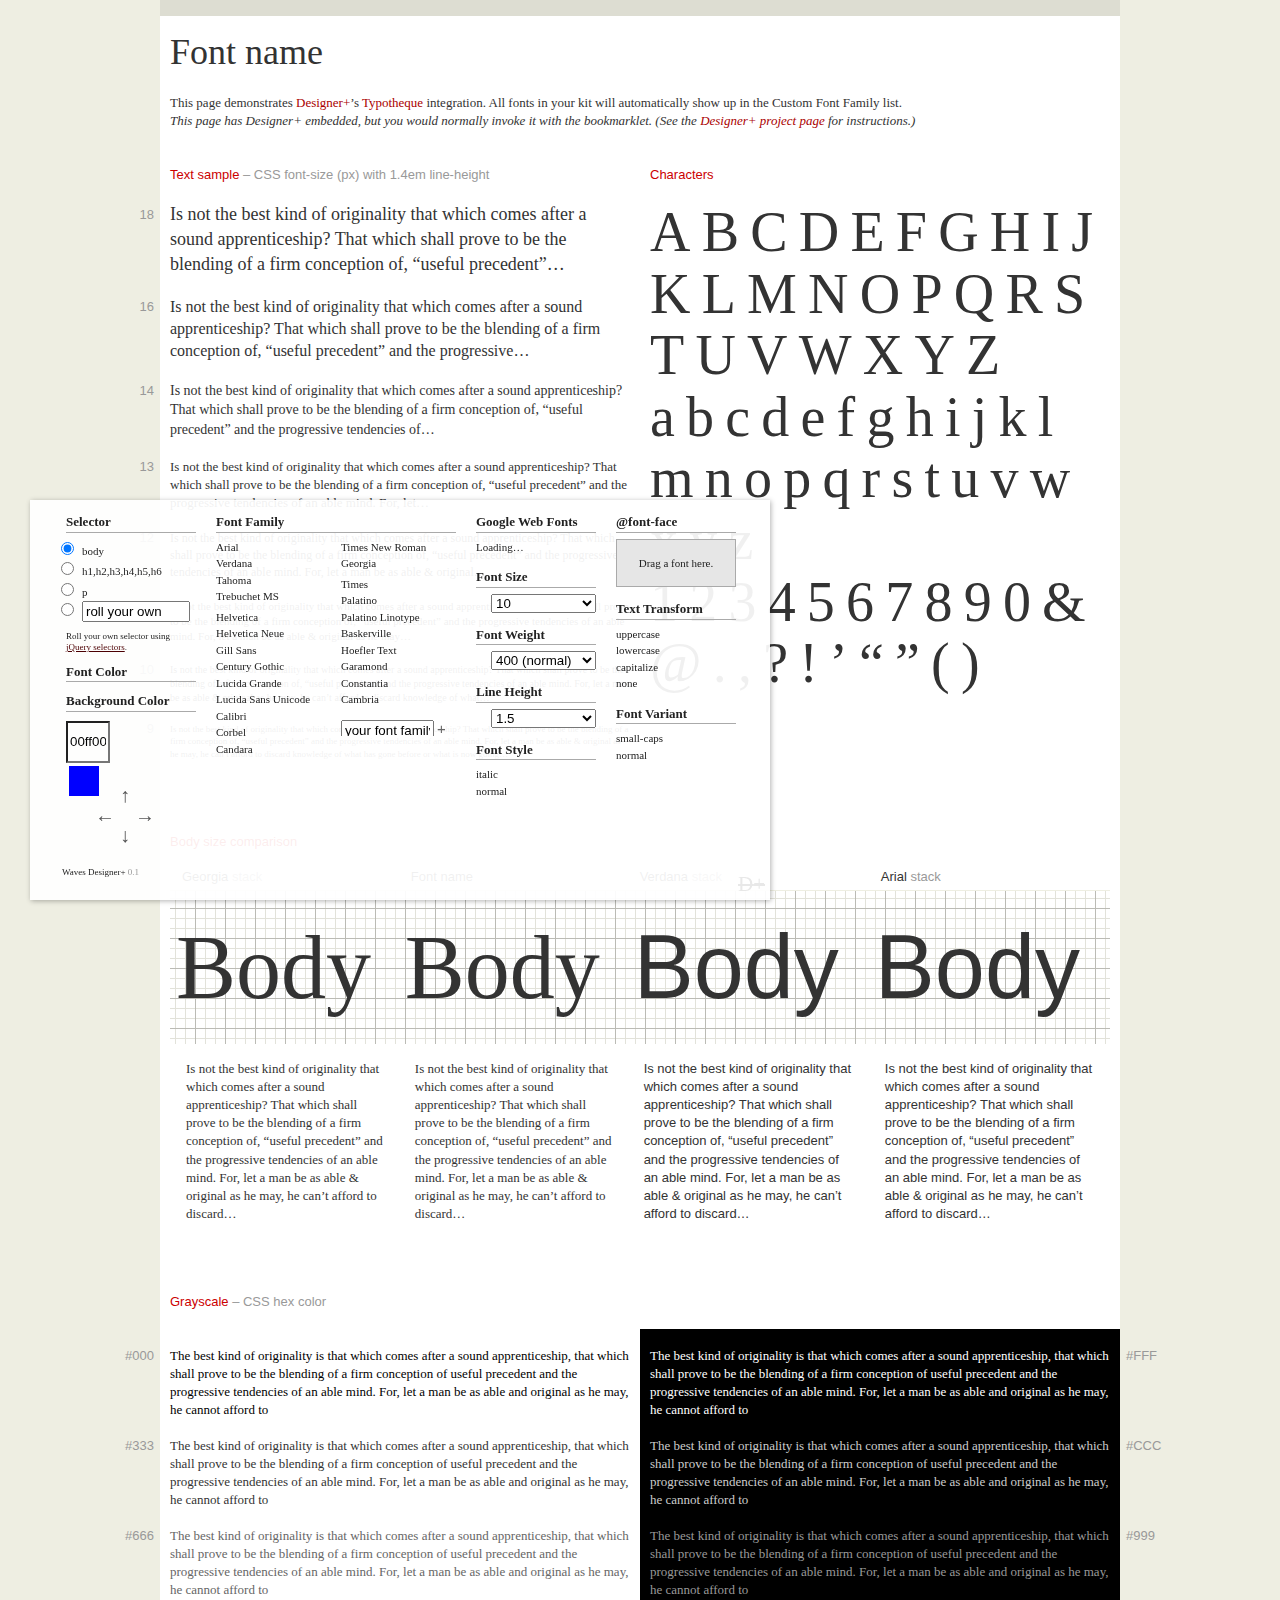
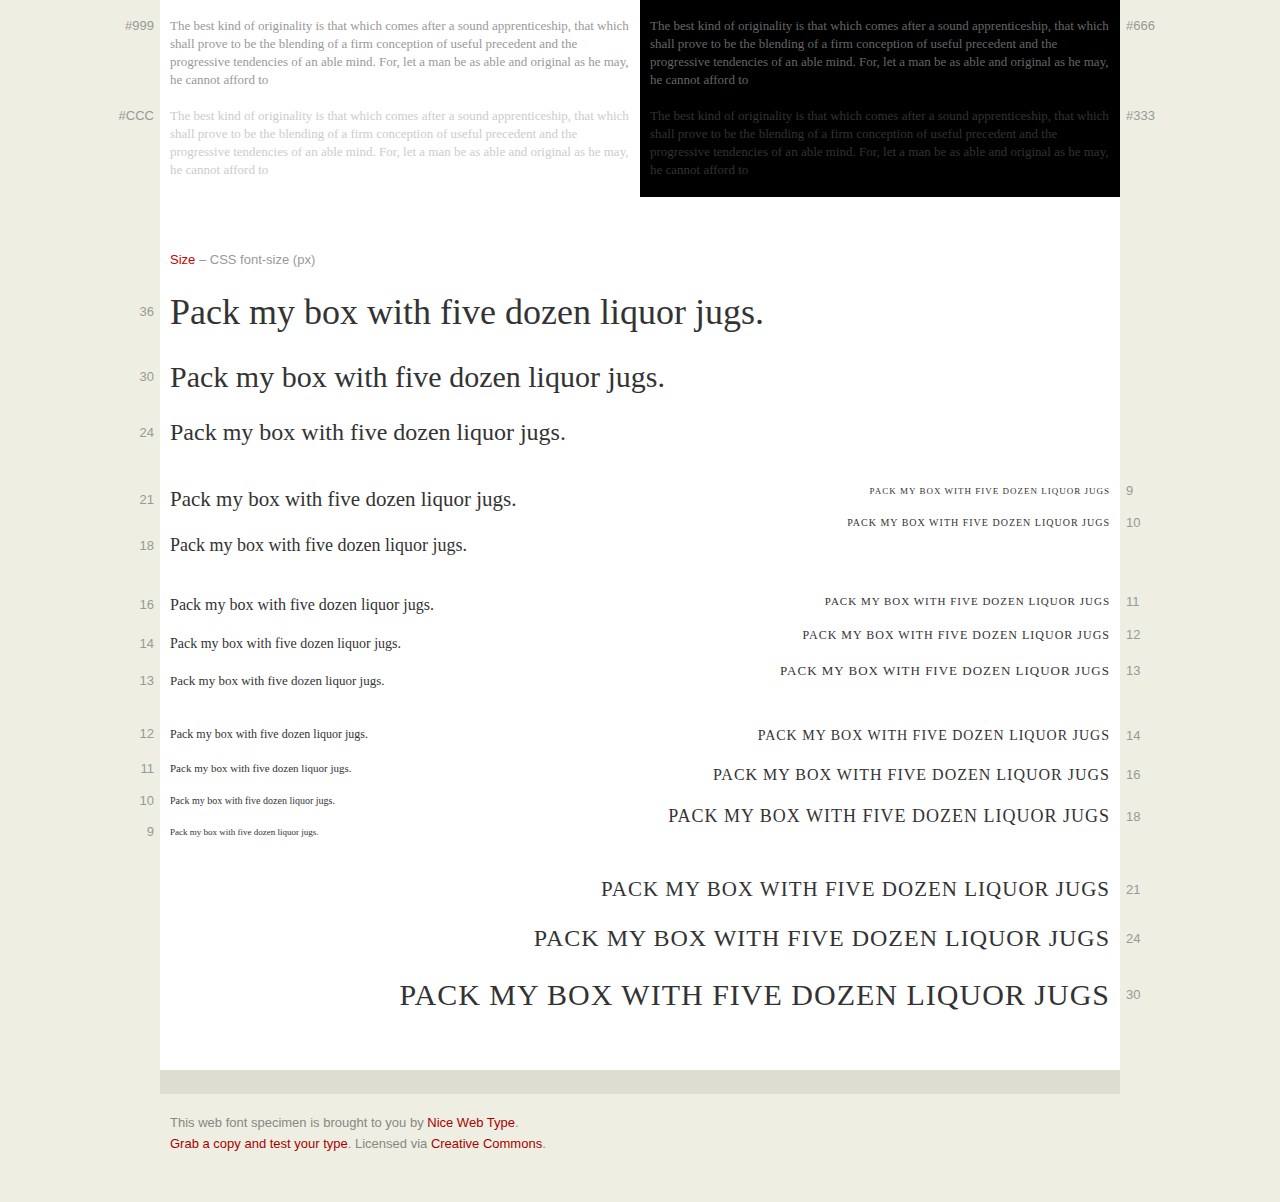
<file: typotheque.html>
<!DOCTYPE html>
<html lang="en" xml:lang="en" xmlns="http://www.w3.org/1999/xhtml">
<head>
<meta content="text/html; charset=utf-8" http-equiv="content-type"/>
<meta content="en-us" http-equiv="Content-Language"/>
<title>Font name - Designer+ Typekit Demo (Web Font Specimen)</title>
<link rel="stylesheet" type="text/css" media="screen" href="css/reset.css" />
<link rel="stylesheet" type="text/css" media="screen" href="css/960.css" />
<link rel="stylesheet" type="text/css" media="screen" href="css/wfs.css" />
<link rel="stylesheet" href="http://wf.typotheque.com/WF-013971-001124" type="text/css" />
</head>


<body id="waves-web-font-specimen">
<div id="header" class="container_16 clearfix">


<!-- NAME OF TYPEFACE -->
<div class="grid_16">
	<h1>Font name</h1>
</div>

<p class="grid_16" id="waves-intro">This page demonstrates <a href="http://somadesign.ca/projects/fontfriend/">Designer+</a>’s <a href="http://http://www.typotheque.com/">Typotheque</a> integration. All fonts in your kit will automatically show up in the Custom Font Family list.<br /><em>This page has Designer+ embedded, but you would normally invoke it with the bookmarklet. (See the <a href="http://somadesign.ca/projects/fontfriend/">Designer+ project page</a> for instructions.)</em></p>

<!-- TEXT SAMPLE -->
<div class="grid_8">
	<h2>Text sample <span>&#8211; CSS font-size (px) with 1.4em line-height</span></h2>
	<p class="s s18"><span>18</span> Is not the best kind of originality that which comes after a sound apprenticeship? That which shall prove to be the blending of a firm conception of, &#8220;useful precedent&#8221;&hellip;</p>
	<p class="s s16"><span>16</span> Is not the best kind of originality that which comes after a sound apprenticeship? That which shall prove to be the blending of a firm conception of, &#8220;useful precedent&#8221; and the progressive&hellip;</p>
	<p class="s s14"><span>14</span> Is not the best kind of originality that which comes after a sound apprenticeship? That which shall prove to be the blending of a firm conception of, &#8220;useful precedent&#8221; and the progressive tendencies of&hellip;</p>
	<p class="s s13"><span>13</span> Is not the best kind of originality that which comes after a sound apprenticeship? That which shall prove to be the blending of a firm conception of, &#8220;useful precedent&#8221; and the progressive tendencies of an able mind. For, let&hellip;</p>
	<p class="s s12"><span>12</span> Is not the best kind of originality that which comes after a sound apprenticeship? That which shall prove to be the blending of a firm conception of, &#8220;useful precedent&#8221; and the progressive tendencies of an able mind. For, let a man be as able &amp; original&hellip;</p>
	<p class="s s11"><span>11</span> Is not the best kind of originality that which comes after a sound apprenticeship? That which shall prove to be the blending of a firm conception of, &#8220;useful precedent&#8221; and the progressive tendencies of an able mind. For, let a man be as able &amp; original as he may&hellip;</p>
	<p class="s s10"><span>10</span> Is not the best kind of originality that which comes after a sound apprenticeship? That which shall prove to be the blending of a firm conception of, &#8220;useful precedent&#8221; and the progressive tendencies of an able mind. For, let a man be as able &amp; original as he may, he can&#8217;t afford to discard knowledge of what&hellip;</p>
	<p class="s s9"><span>9</span> Is not the best kind of originality that which comes after a sound apprenticeship? That which shall prove to be the blending of a firm conception of, &#8220;useful precedent&#8221; and the progressive tendencies of an able mind. For, let a man be as able &amp; original as he may, he can&#8217;t afford to discard knowledge of what has gone before or what is now going&hellip;</p>
</div>


<!-- CHARACTER SET -->
<div class="grid_8 charset">
	<h2>Characters</h2>
	<p class="s s56">A&#8201;B&#8201;C&#8201;D&#8201;E&#8201;F&#8201;G&#8201;H&#8201;I&#8201;J&#8201;K&#8201;L&#8201;M&#8201;N&#8201;O&#8201;P&#8201;Q&#8201;R&#8201;S&#8201;T&#8201;U&#8201;V&#8201;W&#8201;X&#8201;Y&#8201;Z<br />
	a&#8201;b&#8201;c&#8201;d&#8201;e&#8201;f&#8201;g&#8201;h&#8201;i&#8201;j&#8201;k&#8201;l&#8201;m&#8201;n&#8201;o&#8201;p&#8201;q&#8201;r&#8201;s&#8201;t&#8201;u&#8201;v&#8201;w&#8201;x&#8201;y&#8201;z<br />
	1&#8201;2&#8201;3&#8201;4&#8201;5&#8201;6&#8201;7&#8201;8&#8201;9&#8201;0&#8201;&amp;&#8201;@&#8201;.&#8201;,&#8201;?&#8201;!&#8201;&#8217;&#8201;&#8220;&#8201;&#8221;&#8201;(&#8201;)</p>
</div>
</div><!-- end .container_16 -->


<!-- BODY SIZE COMPARISON -->
<div class="container_16 clearfix">
<div class="grid_16">
	<h2>Body size comparison</h2>

	<div class="bodysize">
		<table>
		<tr>
			<th>Georgia <a href="http://www.codestyle.org/servlets/FontStack?stack=Georgia,New+Century+Schoolbook,Nimbus+Roman+No9+L&generic=serif">stack</a></th>
			<th class="base">Font name</th>
			<th>Verdana <a href="http://www.codestyle.org/servlets/FontStack?stack=Verdana&generic=sans-serif">stack</a></th>
			<th>Arial <a href="http://www.codestyle.org/servlets/FontStack?stack=Arial,Helvetica&generic=sans-serif">stack</a></th>
		</tr>
		<tr>
			<td class="tf typeface2"><span>Body</span></td>
			<td><span>Body</span></td>
			<td class="tf typeface3"><span>Body</span></td>
			<td class="tf typeface4"><span>Body</span></td>
			
		</tr>
		<tr class="paras">
			<td class="typeface2">Is not the best kind of originality that which comes after a sound apprenticeship? That which shall prove to be the blending of a firm conception of, “useful precedent” and the progressive tendencies of an able mind. For, let a man be as able &amp; original as he may, he can’t afford to discard…</td>
			<td>Is not the best kind of originality that which comes after a sound apprenticeship? That which shall prove to be the blending of a firm conception of, “useful precedent” and the progressive tendencies of an able mind. For, let a man be as able &amp; original as he may, he can’t afford to discard…</td>
			<td class="typeface3">Is not the best kind of originality that which comes after a sound apprenticeship? That which shall prove to be the blending of a firm conception of, “useful precedent” and the progressive tendencies of an able mind. For, let a man be as able &amp; original as he may, he can’t afford to discard…</td>
			<td class="typeface4">Is not the best kind of originality that which comes after a sound apprenticeship? That which shall prove to be the blending of a firm conception of, “useful precedent” and the progressive tendencies of an able mind. For, let a man be as able &amp; original as he may, he can’t afford to discard…</td>
		</tr>
		</table>	
	</div><!-- end .bodysize -->

</div>
</div><!-- end .container-16 -->


<!-- GRAYSCALE -->

<div class="container_16 clearfix">
<div class="grid_16 clearfix">
	<h2>Grayscale <span>&#8211; CSS hex color</span></h2>
</div>

<div class="grayscale clearfix">
<div class="grid_8 white">
	<p class="c000"><span>#000</span>The best kind of originality is that which comes after a sound apprenticeship, that which shall prove to be the blending of a firm conception of useful precedent and the progressive tendencies of an able mind. For, let a man be as able and original as he may, he cannot afford to</p>
	<p class="c333"><span>#333</span>The best kind of originality is that which comes after a sound apprenticeship, that which shall prove to be the blending of a firm conception of useful precedent and the progressive tendencies of an able mind. For, let a man be as able and original as he may, he cannot afford to</p>
	<p class="c666"><span>#666</span>The best kind of originality is that which comes after a sound apprenticeship, that which shall prove to be the blending of a firm conception of useful precedent and the progressive tendencies of an able mind. For, let a man be as able and original as he may, he cannot afford to</p>
	<p class="c999"><span>#999</span>The best kind of originality is that which comes after a sound apprenticeship, that which shall prove to be the blending of a firm conception of useful precedent and the progressive tendencies of an able mind. For, let a man be as able and original as he may, he cannot afford to</p>
	<p class="cCCC"><span>#CCC</span>The best kind of originality is that which comes after a sound apprenticeship, that which shall prove to be the blending of a firm conception of useful precedent and the progressive tendencies of an able mind. For, let a man be as able and original as he may, he cannot afford to</p>
</div>

<div class="grid_8 black">
	<p class="cFFF"><span>#FFF</span>The best kind of originality is that which comes after a sound apprenticeship, that which shall prove to be the blending of a firm conception of useful precedent and the progressive tendencies of an able mind. For, let a man be as able and original as he may, he cannot afford to</p>
	<p class="cCCC"><span>#CCC</span>The best kind of originality is that which comes after a sound apprenticeship, that which shall prove to be the blending of a firm conception of useful precedent and the progressive tendencies of an able mind. For, let a man be as able and original as he may, he cannot afford to</p>
	<p class="c999"><span>#999</span>The best kind of originality is that which comes after a sound apprenticeship, that which shall prove to be the blending of a firm conception of useful precedent and the progressive tendencies of an able mind. For, let a man be as able and original as he may, he cannot afford to</p>
	<p class="c666"><span>#666</span>The best kind of originality is that which comes after a sound apprenticeship, that which shall prove to be the blending of a firm conception of useful precedent and the progressive tendencies of an able mind. For, let a man be as able and original as he may, he cannot afford to</p>
	<p class="c333"><span>#333</span>The best kind of originality is that which comes after a sound apprenticeship, that which shall prove to be the blending of a firm conception of useful precedent and the progressive tendencies of an able mind. For, let a man be as able and original as he may, he cannot afford to</p>
</div>
</div><!-- end .grayscale -->
</div><!-- end .container-16 -->


<!-- SIZE U&LC -->
<div class="container_16 ulc clearfix">
<div class="grid_16">
	<h2>Size <span>&#8211; CSS font-size (px)</span></h2>
	<p class="s s36"><span>36</span> <span class="text">Pack my box with five dozen liquor jugs.</span></p>
	<p class="s s30"><span>30</span> <span class="text">Pack my box with five dozen liquor jugs.</span></p>
	<p class="s s24"><span>24</span> <span class="text">Pack my box with five dozen liquor jugs.</span></p>
</div><div class="clearfix"></div>
<div class="grid_10">
	<p class="s s21"><span>21</span> <span class="text">Pack my box with five dozen liquor jugs.</span></p>
	<p class="s s18"><span>18</span> <span class="text">Pack my box with five dozen liquor jugs.</span></p>
</div>
<div class="grid_6 upp">
	<p class="s s9"><span>9</span> <span class="text">Pack my box with five dozen liquor jugs</span></p>
	<p class="s s10"><span>10</span> <span class="text">Pack my box with five dozen liquor jugs</span></p>
</div><div class="clearfix"></div>
<div class="grid_8">
	<p class="s s16"><span>16</span> <span class="text">Pack my box with five dozen liquor jugs.</span></p>
	<p class="s s14"><span>14</span> <span class="text">Pack my box with five dozen liquor jugs.</span></p>
	<p class="s s13"><span>13</span> <span class="text">Pack my box with five dozen liquor jugs.</span></p>
</div>
<div class="grid_8 upp">
	<p class="s s11"><span>11</span> <span class="text">Pack my box with five dozen liquor jugs</span></p>
	<p class="s s12"><span>12</span> <span class="text">Pack my box with five dozen liquor jugs</span></p>
	<p class="s s13"><span>13</span> <span class="text">Pack my box with five dozen liquor jugs</span></p>
</div><div class="clearfix"></div>
<div class="grid_6">
	<p class="s s12"><span>12</span> <span class="text">Pack my box with five dozen liquor jugs.</span></p>
	<p class="s s11"><span>11</span> <span class="text">Pack my box with five dozen liquor jugs.</span></p>
	<p class="s s10"><span>10</span> <span class="text">Pack my box with five dozen liquor jugs.</span></p>
	<p class="s s9"><span>9</span> <span class="text">Pack my box with five dozen liquor jugs.</span></p>
</div>
<div class="grid_10 upp">
	<p class="s s14"><span>14</span> <span class="text">Pack my box with five dozen liquor jugs</span></p>
	<p class="s s16"><span>16</span> <span class="text">Pack my box with five dozen liquor jugs</span></p>
	<p class="s s18"><span>18</span> <span class="text">Pack my box with five dozen liquor jugs</span></p>
</div><div class="clearfix"></div>
<div class="grid_16 upp">
	<p class="s s21"><span>21</span> <span class="text">Pack my box with five dozen liquor jugs</span></p>
	<p class="s s24"><span>24</span> <span class="text">Pack my box with five dozen liquor jugs</span></p>
	<p class="s s30"><span>30</span> <span class="text">Pack my box with five dozen liquor jugs</span></p>
</div>
</div><!-- end .container_16 -->


<!-- ABOUT -->
<div id="footer" class="container_12">
<div class="grid_6 suffix_6">
	<p>This web font specimen is brought to you by <a href="http://nicewebtype.com/">Nice Web Type</a>.<br />
	<a href="http://webfontspecimen.com/">Grab a copy and test your type</a>. Licensed via <a rel="license" href="http://creativecommons.org/licenses/by/3.0/us/">Creative Commons</a>.</p>
</div>
</div><!-- end #footer -->

<script src="http://ajax.googleapis.com/ajax/libs/jquery/1.7.2/jquery.min.js"></script>
<!-- if google CDN fails, use local copy -->
<script>window.jQuery || document.write("<script src='js/jquery-1.7.2.min.js'>\x3C/script>")</script>
<script src="designer-plus.min.js"></script>
</body>
</html>
</file>
<file: css/960.css>
/*
	960 Grid System ~ Core CSS.
	Learn more ~ http://960.gs/

	Licensed under GPL and MIT.
*/

/* `Containers
----------------------------------------------------------------------------------------------------*/

.container_12,
.container_16 {
	margin-left: auto;
	margin-right: auto;
	width: 960px;
}

/* `Grid >> Global
----------------------------------------------------------------------------------------------------*/

.grid_1,
.grid_2,
.grid_3,
.grid_4,
.grid_5,
.grid_6,
.grid_7,
.grid_8,
.grid_9,
.grid_10,
.grid_11,
.grid_12,
.grid_13,
.grid_14,
.grid_15,
.grid_16 {
	display: inline;
	float: left;
	margin-left: 10px;
	margin-right: 10px;
}

.container_12 .grid_3,
.container_16 .grid_4 {
	width: 220px;
}

.container_12 .grid_6,
.container_16 .grid_8 {
	width: 460px;
}

.container_12 .grid_9,
.container_16 .grid_12 {
	width: 700px;
}

.container_12 .grid_12,
.container_16 .grid_16 {
	width: 940px;
}

/* `Grid >> Children (Alpha ~ First, Omega ~ Last)
----------------------------------------------------------------------------------------------------*/

.alpha {
	margin-left: 0;
}

.omega {
	margin-right: 0;
}

/* `Grid >> 12 Columns
----------------------------------------------------------------------------------------------------*/

.container_12 .grid_1 {
	width: 60px;
}

.container_12 .grid_2 {
	width: 140px;
}

.container_12 .grid_4 {
	width: 300px;
}

.container_12 .grid_5 {
	width: 380px;
}

.container_12 .grid_7 {
	width: 540px;
}

.container_12 .grid_8 {
	width: 620px;
}

.container_12 .grid_10 {
	width: 780px;
}

.container_12 .grid_11 {
	width: 860px;
}

/* `Grid >> 16 Columns
----------------------------------------------------------------------------------------------------*/

.container_16 .grid_1 {
	width: 40px;
}

.container_16 .grid_2 {
	width: 100px;
}

.container_16 .grid_3 {
	width: 160px;
}

.container_16 .grid_5 {
	width: 280px;
}

.container_16 .grid_6 {
	width: 340px;
}

.container_16 .grid_7 {
	width: 400px;
}

.container_16 .grid_9 {
	width: 520px;
}

.container_16 .grid_10 {
	width: 580px;
}

.container_16 .grid_11 {
	width: 640px;
}

.container_16 .grid_13 {
	width: 760px;
}

.container_16 .grid_14 {
	width: 820px;
}

.container_16 .grid_15 {
	width: 880px;
}

/* `Prefix Extra Space >> Global
----------------------------------------------------------------------------------------------------*/

.container_12 .prefix_3,
.container_16 .prefix_4 {
	padding-left: 240px;
}

.container_12 .prefix_6,
.container_16 .prefix_8 {
	padding-left: 480px;
}

.container_12 .prefix_9,
.container_16 .prefix_12 {
	padding-left: 720px;
}

/* `Prefix Extra Space >> 12 Columns
----------------------------------------------------------------------------------------------------*/

.container_12 .prefix_1 {
	padding-left: 80px;
}

.container_12 .prefix_2 {
	padding-left: 160px;
}

.container_12 .prefix_4 {
	padding-left: 320px;
}

.container_12 .prefix_5 {
	padding-left: 400px;
}

.container_12 .prefix_7 {
	padding-left: 560px;
}

.container_12 .prefix_8 {
	padding-left: 640px;
}

.container_12 .prefix_10 {
	padding-left: 800px;
}

.container_12 .prefix_11 {
	padding-left: 880px;
}

/* `Prefix Extra Space >> 16 Columns
----------------------------------------------------------------------------------------------------*/

.container_16 .prefix_1 {
	padding-left: 60px;
}

.container_16 .prefix_2 {
	padding-left: 120px;
}

.container_16 .prefix_3 {
	padding-left: 180px;
}

.container_16 .prefix_5 {
	padding-left: 300px;
}

.container_16 .prefix_6 {
	padding-left: 360px;
}

.container_16 .prefix_7 {
	padding-left: 420px;
}

.container_16 .prefix_9 {
	padding-left: 540px;
}

.container_16 .prefix_10 {
	padding-left: 600px;
}

.container_16 .prefix_11 {
	padding-left: 660px;
}

.container_16 .prefix_13 {
	padding-left: 780px;
}

.container_16 .prefix_14 {
	padding-left: 840px;
}

.container_16 .prefix_15 {
	padding-left: 900px;
}

/* `Suffix Extra Space >> Global
----------------------------------------------------------------------------------------------------*/

.container_12 .suffix_3,
.container_16 .suffix_4 {
	padding-right: 240px;
}

.container_12 .suffix_6,
.container_16 .suffix_8 {
	padding-right: 480px;
}

.container_12 .suffix_9,
.container_16 .suffix_12 {
	padding-right: 720px;
}

/* `Suffix Extra Space >> 12 Columns
----------------------------------------------------------------------------------------------------*/

.container_12 .suffix_1 {
	padding-right: 80px;
}

.container_12 .suffix_2 {
	padding-right: 160px;
}

.container_12 .suffix_4 {
	padding-right: 320px;
}

.container_12 .suffix_5 {
	padding-right: 400px;
}

.container_12 .suffix_7 {
	padding-right: 560px;
}

.container_12 .suffix_8 {
	padding-right: 640px;
}

.container_12 .suffix_10 {
	padding-right: 800px;
}

.container_12 .suffix_11 {
	padding-right: 880px;
}

/* `Suffix Extra Space >> 16 Columns
----------------------------------------------------------------------------------------------------*/

.container_16 .suffix_1 {
	padding-right: 60px;
}

.container_16 .suffix_2 {
	padding-right: 120px;
}

.container_16 .suffix_3 {
	padding-right: 180px;
}

.container_16 .suffix_5 {
	padding-right: 300px;
}

.container_16 .suffix_6 {
	padding-right: 360px;
}

.container_16 .suffix_7 {
	padding-right: 420px;
}

.container_16 .suffix_9 {
	padding-right: 540px;
}

.container_16 .suffix_10 {
	padding-right: 600px;
}

.container_16 .suffix_11 {
	padding-right: 660px;
}

.container_16 .suffix_13 {
	padding-right: 780px;
}

.container_16 .suffix_14 {
	padding-right: 840px;
}

.container_16 .suffix_15 {
	padding-right: 900px;
}

/* `Clear Floated Elements
----------------------------------------------------------------------------------------------------*/

/* http://sonspring.com/journal/clearing-floats */

.clear {
	clear: both;
	display: block;
	overflow: hidden;
	visibility: hidden;
	width: 0;
	height: 0;
}

/* http://perishablepress.com/press/2008/02/05/lessons-learned-concerning-the-clearfix-css-hack */

.clearfix:after {
	clear: both;
	content: ' ';
	display: block;
	font-size: 0;
	line-height: 0;
	visibility: hidden;
	width: 0;
	height: 0;
}

.clearfix {
	display: inline-block;
}

* html .clearfix {
	height: 1%;
}

.clearfix {
	display: block;
}
</file>
<file: css/wfs.css>
/* General
----------------------------------------------- */
body {
	margin: 0 0 72px;
	font-size: 13px;
	line-height: 18px;
	background-color: #eeeee2;
	color: #333;
	}
.container_16 {
	background-color: #fff;
	padding-bottom: 36px;
	}
#header {
	padding-top: 12px;
	border-top: 16px #ddddd2 solid;
	}
#footer {
	padding-bottom: 36px;
	border-top: 24px #ddddd2 solid;
	font: 13px/21px Verdana, sans-serif;
	color: #888882;
	}
#footer span { margin: 0; }


/* Headings & labels
----------------------------------------------- */
h1 {
	font: 36px/48px Verdana;
	font-weight: normal;
	}
h2 {
	font: normal 13px/18px Verdana, sans-serif;
	color: #c00;
	}
h2, p { margin: 18px 0; }
	
span {
	color: #999;
	}
	

/* Links
-----------------------------------------*/
a {
	text-decoration: none;
	padding: 3px 0;
	}
a:link,
a:visited {
	color: #a00;
	}
a:hover, a:focus {
	background-color: #fffff2;
	}
a:active {
	color: #fff;
	background-color: #000;
	}

		
/* Text sample, reusable sizes
-----------------------------------------*/
.s { line-height: 1.4em; }
.ls { letter-spacing: 0.05em; }

.s9 { font-size: 9px; }
.s10 { font-size: 10px; }
.s11 { font-size: 11px; }
.s12 { font-size: 12px; }
.s13 { font-size: 13px; }
.s14 { font-size: 14px; }
.s16 { font-size: 16px; }
.s18 { font-size: 18px; }
.s21 { font-size: 21px; }
.s24 { font-size: 24px; }
.s30 { font-size: 30px; }
.s36 { font-size: 36px; }
.s42 { font-size: 42px; }
.s50 { font-size: 50px; }
.s56 { font-size: 56px; }
.s60 { font-size: 60px; }
.s96 { font-size: 96px; }

.s span {
	display: block;
	float: left;
	width: 80px;
	margin-left: -96px;
	margin-right: 0;
	font-size: 13px;
	font-family: Verdana, sans-serif;
	text-align: right;
	}
		
	
/* Characters
-----------------------------------------*/
.charset .s {
	margin: 10px 0;
	line-height: 1.1em;
	}
	
	
/* Body size comparison
-----------------------------------------*/
.bodysize {
	overflow: hidden;
	background: #fff url(images/grid.gif) -5px 9px repeat;
	}
.bodysize table {
	width: 100%;
	font-size: 90px;
	line-height: 140px;
	}
.bodysize table th {
	padding: 0 0 6px 12px;
	border-bottom: 1px #eeeee2 solid;
	font: normal 13px Verdana, sans-serif;
	text-align: left;
	color: #333;
	background-color: #fff;
	}
.bodysize a { padding-bottom: 1px; }
.bodysize a:link,
.bodysize a:visited {
	color: #999;
	background-color: transparent;
	}
.bodysize a:hover {
	color: #c00;
	background-color: transparent;
	}
.bodysize a:active {
	color: #fff;
	background-color: #000;
	}

.bodysize table td {
	xbackground-color: #e2e2d9;
	xborder: 3px #fff solid;
	padding: 6px;
	}
.bodysize table td span {
	margin: 0;
	padding: 0;
	color: #333;
	background-color: transparent;
	}
.bodysize table td span:hover {
	background-color: rgba(255,255,200,0.2);
	border-top: 1px #c00 solid;
	border-bottom: 1px #c00 solid;
	}
.bodysize .typeface2 { font-family: Georgia,"New Century Schoolbook", "Nimbus Roman No9 L", serif; }
.bodysize .typeface3 { font-family: Verdana,sans-serif; }
.bodysize .typeface4 { font-family: Arial,Helvetica,sans-serif; }

.bodysize table .paras td {
	font-size:13px;
	line-height:1.4;
	padding:16px;
	background-color:#FFF;
}

/* Grayscale
-----------------------------------------*/
.grayscale {
	clear: both;
	background: #fff url(images/black.gif) top right repeat-y;
	}
.grayscale p span {
	display: block;
	width: 80px;
	font-size: 13px;
	font-family: Verdana, sans-serif;
	color: #999;
	}
.white p span {
	float: left;
	margin-left: -96px;
	margin-right: 0;
	text-align: right;
	}
.black p span {
	float: right;
	margin-left: 0;
	margin-right: -96px;
	text-align: left;
	}
.c000 { color: #000; }
.c333 {	color: #333; }
.c666 {	color: #666; }
.c999 {	color: #999; }
.cCCC {	color: #ccc; }
.cFFF {	color: #fff; }


/* Size
-----------------------------------------*/
.ulc p span.text {
	white-space: nowrap;
	overflow: hidden;
	display: static;
	float: none;
	width: auto;
	margin: 0;
	font-size: inherit;
	font-family: inherit;
	text-align: left;
	color: #333;
	}
.ulc .upp p span.text {
	text-align: right;
	text-transform: uppercase;
	letter-spacing: 1px;
	}
.upp span {
	display: block;
	float: right;
	width: 80px;
	margin-right: -96px;
	text-align: left;
	}
p.upp {
	text-align: left;
	}
</file>
